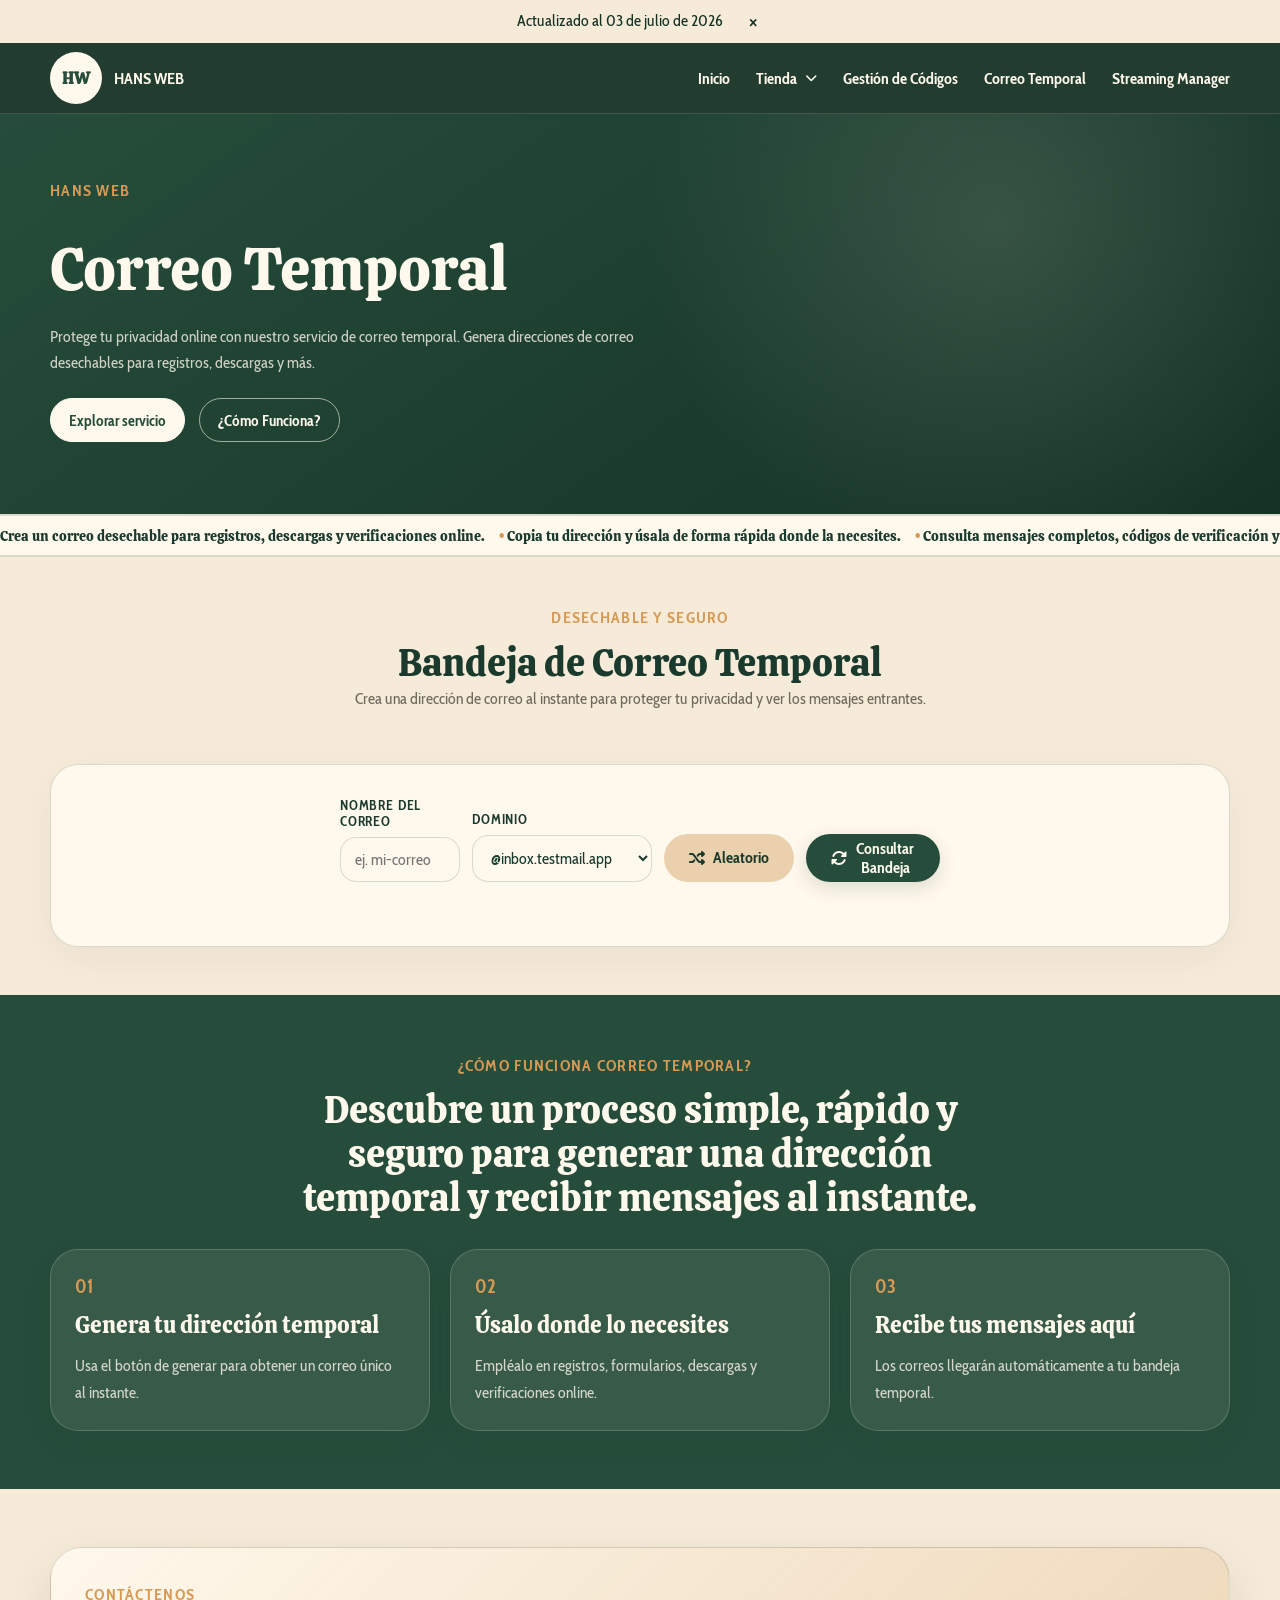
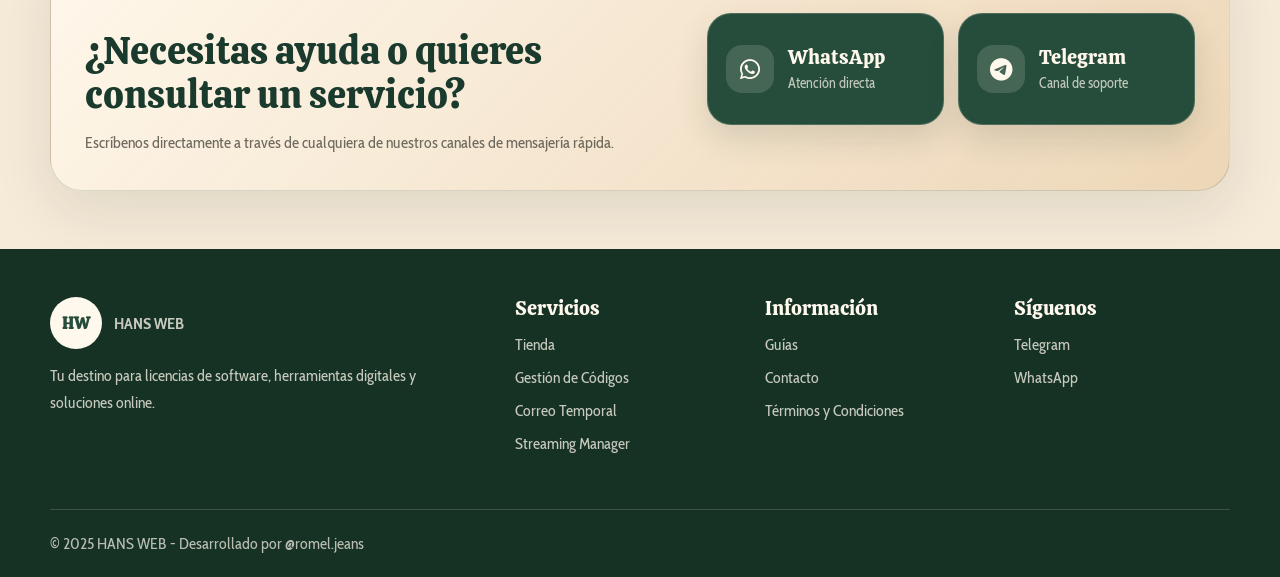
<file: correo-temporal.html>
<!doctype html>
<html lang="es">
<head>
  <meta charset="UTF-8" />
  <meta name="viewport" content="width=device-width, initial-scale=1.0" />
  <title>HANS WEB - Correo Temporal</title>
  <meta name="description" content="Tu destino para licencias de software, herramientas digitales y soluciones online." />
  <link rel="preconnect" href="https://fonts.googleapis.com" />
  <link rel="preconnect" href="https://fonts.gstatic.com" crossorigin />
  <link href="https://fonts.googleapis.com/css2?family=Cabin+Condensed:wght@400;600;700&family=Calistoga&display=swap" rel="stylesheet" />
  <link rel="stylesheet" href="https://cdnjs.cloudflare.com/ajax/libs/font-awesome/6.4.0/css/all.min.css">
  <link rel="stylesheet" href="css/styles.css?v=2.0" />
  <link rel="stylesheet" href="css/inbox.css?v=2.0" />
</head>
<body>
  <div class="topbar" data-alert>
    <p>Actualizado al 03 de julio de 2026</p>
    <button class="topbar__close" type="button" aria-label="Cerrar aviso" data-alert-close>×</button>
  </div>

  <header class="site-header">
    <div class="container nav">
      <a class="brand" href="index.html" aria-label="HANS WEB inicio">
        <span class="brand__mark">HW</span>
        <span class="brand__text">HANS WEB</span>
      </a>

      <button class="nav__toggle" type="button" aria-label="Abrir menú" aria-expanded="false" data-menu-toggle>
        <span></span><span></span><span></span>
      </button>

      <nav class="nav__menu" data-menu>
        <a href="index.html">Inicio</a>
        <div class="nav__dropdown">
          <a href="tienda.html" class="nav__dropdown-toggle">Tienda <i class="fas fa-chevron-down" style="font-size: 0.75rem; margin-left: 2px;"></i></a>
          <div class="nav__dropdown-menu">
            <a href="tienda/windowsoffice.html">Windows y Office</a>
            <a href="tienda/programas.html">Programas</a>
            <a href="tienda/streaming.html">Streaming</a>
          </div>
        </div>
        <a href="gestion-codigos.html">Gestión de Códigos</a>
        <a href="correo-temporal.html">Correo Temporal</a>
        <a href="https://manager.hansrj.me/">Streaming Manager</a>
      </nav>
    </div>
  </header>

  <main id="inicio">
    <section class="hero section hero--green">
      <div class="container hero__grid">
        <div class="hero__content">
          <p class="eyebrow">HANS WEB</p>
          <h1> Correo Temporal</h1>
          <p class="hero__text">Protege tu privacidad online con nuestro servicio de correo temporal. Genera direcciones de correo desechables para registros, descargas y más.</p>
          <div class="button-group">
            <a class="button button--primary" href="#product-categories">Explorar servicio</a>
            <a class="button button--secondary" href="#funciona">¿Cómo Funciona?</a>
          </div>
        </div>
      </div>
    </section>

    <section class="ticker" aria-label="Categorías">
<div class="ticker">
  <div class="ticker__track">
    <div class="ticker__group">
      <span>Crea un correo desechable para registros, descargas y verificaciones online.</span>
      <span>Copia tu dirección y úsala de forma rápida donde la necesites.</span>
      <span>Consulta mensajes completos, códigos de verificación y notificaciones automáticamente.</span>
    </div>
    <div class="ticker__group" aria-hidden="true">
      <span>Generar dirección temporal</span>
      <span>Copiar correo temporal</span>
      <span>Ver mensajes recibidos</span>
    </div>
  </div>
</div>
    </section>

        <section class="product-categories" id="product-categories" style="background: var(--bg); padding: 48px 0;">
                  <div class="container section__content">
        <div class="section-heading section-heading--center">
          <p class="eyebrow">Acceso principal</p>
          <h2>Generar correo temporal</h2>
          <p>Crea una dirección desechable al instante para registros, descargas y verificaciones.</p>
        </div>
            <div class="container">
                <div class="featured-services">
                    <!-- Windows y Office -->
                    <a class="feature-panel" href="Tienda/windowsoffice.html" aria-label="Ver categoría Windows y Office">
                        <div class="feature-panel__copy">
                            <p class="eyebrow">Licencias originales</p>
                            <h3>Windows y Office</h3>
                            <p>Suscripciones de Office 365, claves Retail de Windows 11/10 Pro y herramientas de activación directa.</p>
                            <span class="button button--primary">Explorar Licencias</span>
                        </div>
                        <div class="feature-panel__visual">
                            <span class="bubble bubble--top">Windows 11</span>
                            <span class="bubble bubble--right">Office 2021</span>
                            <div class="feature-panel__icon"><i class="fab fa-windows"></i></div>
                            <span class="bubble bubble--bottom">Retail Key</span>
                            <span class="bubble bubble--bottom-right">Garantía</span>
                        </div>
                    </a>

                    <!-- Programas -->
                    <a class="feature-panel" href="Tienda/programas.html" aria-label="Ver categoría Programas">
                        <div class="feature-panel__copy">
                            <p class="eyebrow">Herramientas profesionales</p>
                            <h3>Programas</h3>
                            <p>Software especializado, suites educativas, utilidades de diseño y licencias premium de productividad.</p>
                            <span class="button button--primary">Explorar Programas</span>
                        </div>
                        <div class="feature-panel__visual">
                            <span class="bubble bubble--top">Canva Pro</span>
                            <span class="bubble bubble--right">Autodesk</span>
                            <div class="feature-panel__icon"><i class="fas fa-code"></i></div>
                            <span class="bubble bubble--bottom">Adobe Suite</span>
                            <span class="bubble bubble--bottom-right">Educativo</span>
                        </div>
                    </a>

                    <!-- Streaming -->
                    <a class="feature-panel" href="Tienda/streaming.html" aria-label="Ver categoría Streaming">
                        <div class="feature-panel__copy">
                            <p class="eyebrow">Entretenimiento</p>
                            <h3>Streaming</h3>
                            <p>Cuentas completas o perfiles personales de Netflix, Disney+, Prime Video y servicios de música premium.</p>
                            <span class="button button--primary">Explorar Streaming</span>
                        </div>
                        <div class="feature-panel__visual">
                            <span class="bubble bubble--top">Netflix</span>
                            <span class="bubble bubble--right">Disney+</span>
                            <div class="feature-panel__icon"><i class="fas fa-play-circle"></i></div>
                            <span class="bubble bubble--bottom">Prime Video</span>
                            <span class="bubble bubble--bottom-right">Estable</span>
                        </div>
                    </a>
                </div>
            </div>
        </section>

    <section class="section section--filled" id="funciona">
      <div class="container section__content">
        <div class="section-heading section-heading--center section-heading--light">
          <p class="eyebrow">¿Cómo funciona Correo Temporal?</p>
          <h2>Descubre un proceso simple, rápido y seguro para generar una dirección temporal y recibir mensajes al instante.</h2>
        </div>

        <div class="steps-grid">
          <article class="step-card">
            <span>01</span>
            <h3>Genera tu dirección temporal</h3>
            <p>Usa el botón de generar para obtener un correo único al instante.</p>
          </article>
          <article class="step-card">
            <span>02</span>
            <h3>Úsalo donde lo necesites</h3>
            <p>Empléalo en registros, formularios, descargas y verificaciones online.</p>
          </article>
          <article class="step-card">
            <span>03</span>
            <h3>Recibe tus mensajes aquí</h3>
            <p>Los correos llegarán automáticamente a tu bandeja temporal.</p>
          </article>
        </div>
      </div>
    </section>

    <section class="section contact-section" id="contacto">
      <div class="container contact-panel">
        <div class="contact-panel__text">
          <p class="eyebrow">Contáctenos</p>
          <h2>¿Necesitas ayuda o quieres consultar un servicio?</h2>
          <p>Escríbenos directamente a través de cualquiera de nuestros canales de mensajería rápida.</p>
        </div>
        <div class="contact-actions" aria-label="Canales de contacto">
          <a class="contact-button contact-button--whatsapp" href="https://wa.me/51965485348" target="_blank" rel="noreferrer">
            <span class="contact-button__icon"><i class="fab fa-whatsapp"></i></span>
            <span>
              <strong>WhatsApp</strong>
              <small>Atención directa</small>
            </span>
          </a>
          <a class="contact-button contact-button--telegram" href="https://t.me/hans_hns" target="_blank" rel="noreferrer">
            <span class="contact-button__icon"><i class="fab fa-telegram-plane"></i></span>
            <span>
              <strong>Telegram</strong>
              <small>Canal de soporte</small>
            </span>
          </a>
        </div>
      </div>
    </section>
  </main>

  <footer class="footer">
    <div class="container footer__grid">
      <div>
        <a class="brand brand--footer" href="#inicio">
          <span class="brand__mark">HW</span>
          <span class="brand__text">HANS WEB</span>
        </a>
        <p>Tu destino para licencias de software, herramientas digitales y soluciones online.</p>
      </div>
      <div>
        <h3>Servicios</h3>
        <a href="tienda.html">Tienda</a>
        <a href="gestion-codigos.html">Gestión de Códigos</a>
        <a href="correo-temporal.html">Correo Temporal</a>
        <a href="https://manager.hansrj.me/">Streaming Manager</a>
      </div>
      <div>
        <h3>Información</h3>
        <a href="#">Guías</a>
        <a href="#contacto">Contacto</a>
        <a href="#">Términos y Condiciones</a>
      </div>
      <div>
        <h3>Síguenos</h3>
        <a href="https://t.me/hans_hns" target="_blank" rel="noreferrer">Telegram</a>
        <a href="https://wa.me/51965485348" target="_blank" rel="noreferrer">WhatsApp</a>
      </div>
    </div>
    <div class="container footer__bottom">© 2025 HANS WEB - Desarrollado por @romel.jeans</div>
  </footer>

  <script src="js/main.js?v=2.0"></script>
  <script src="js/inbox.js?v=2.0"></script>
</body>
</html>
</file>
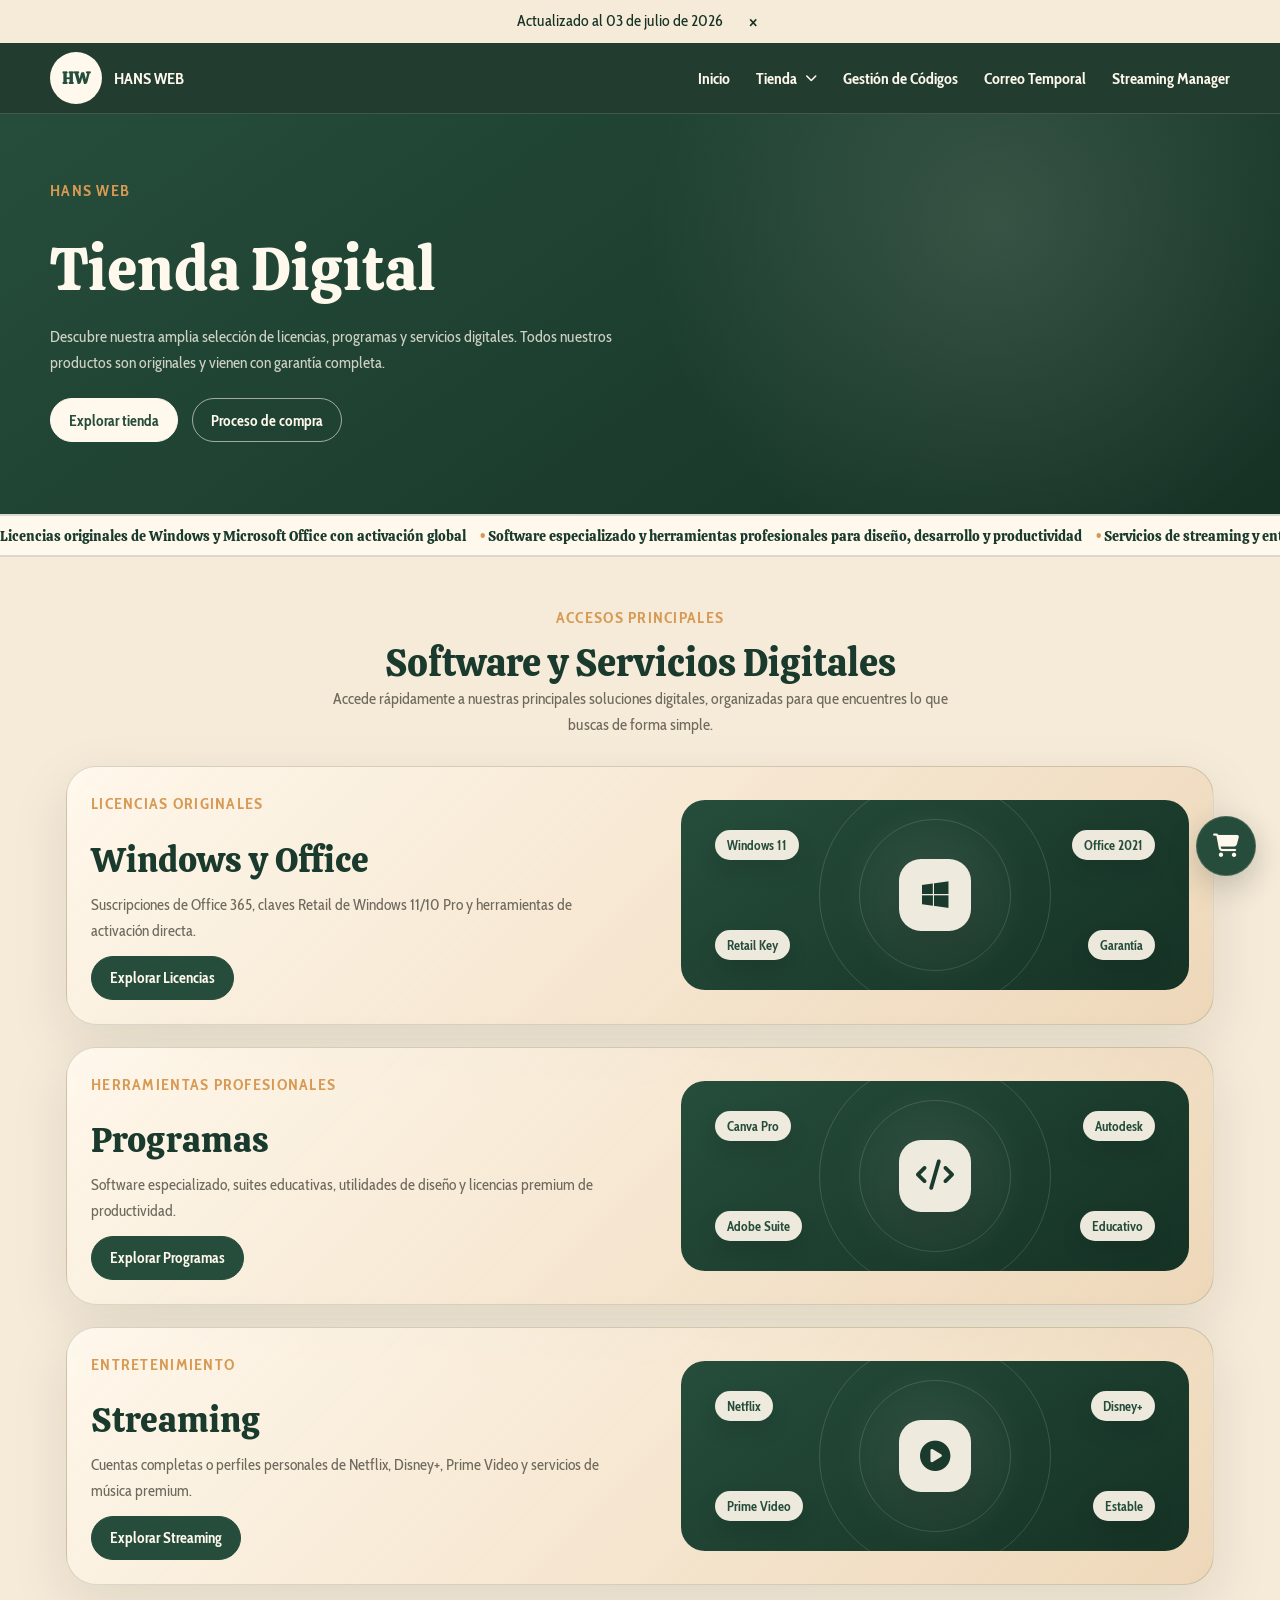
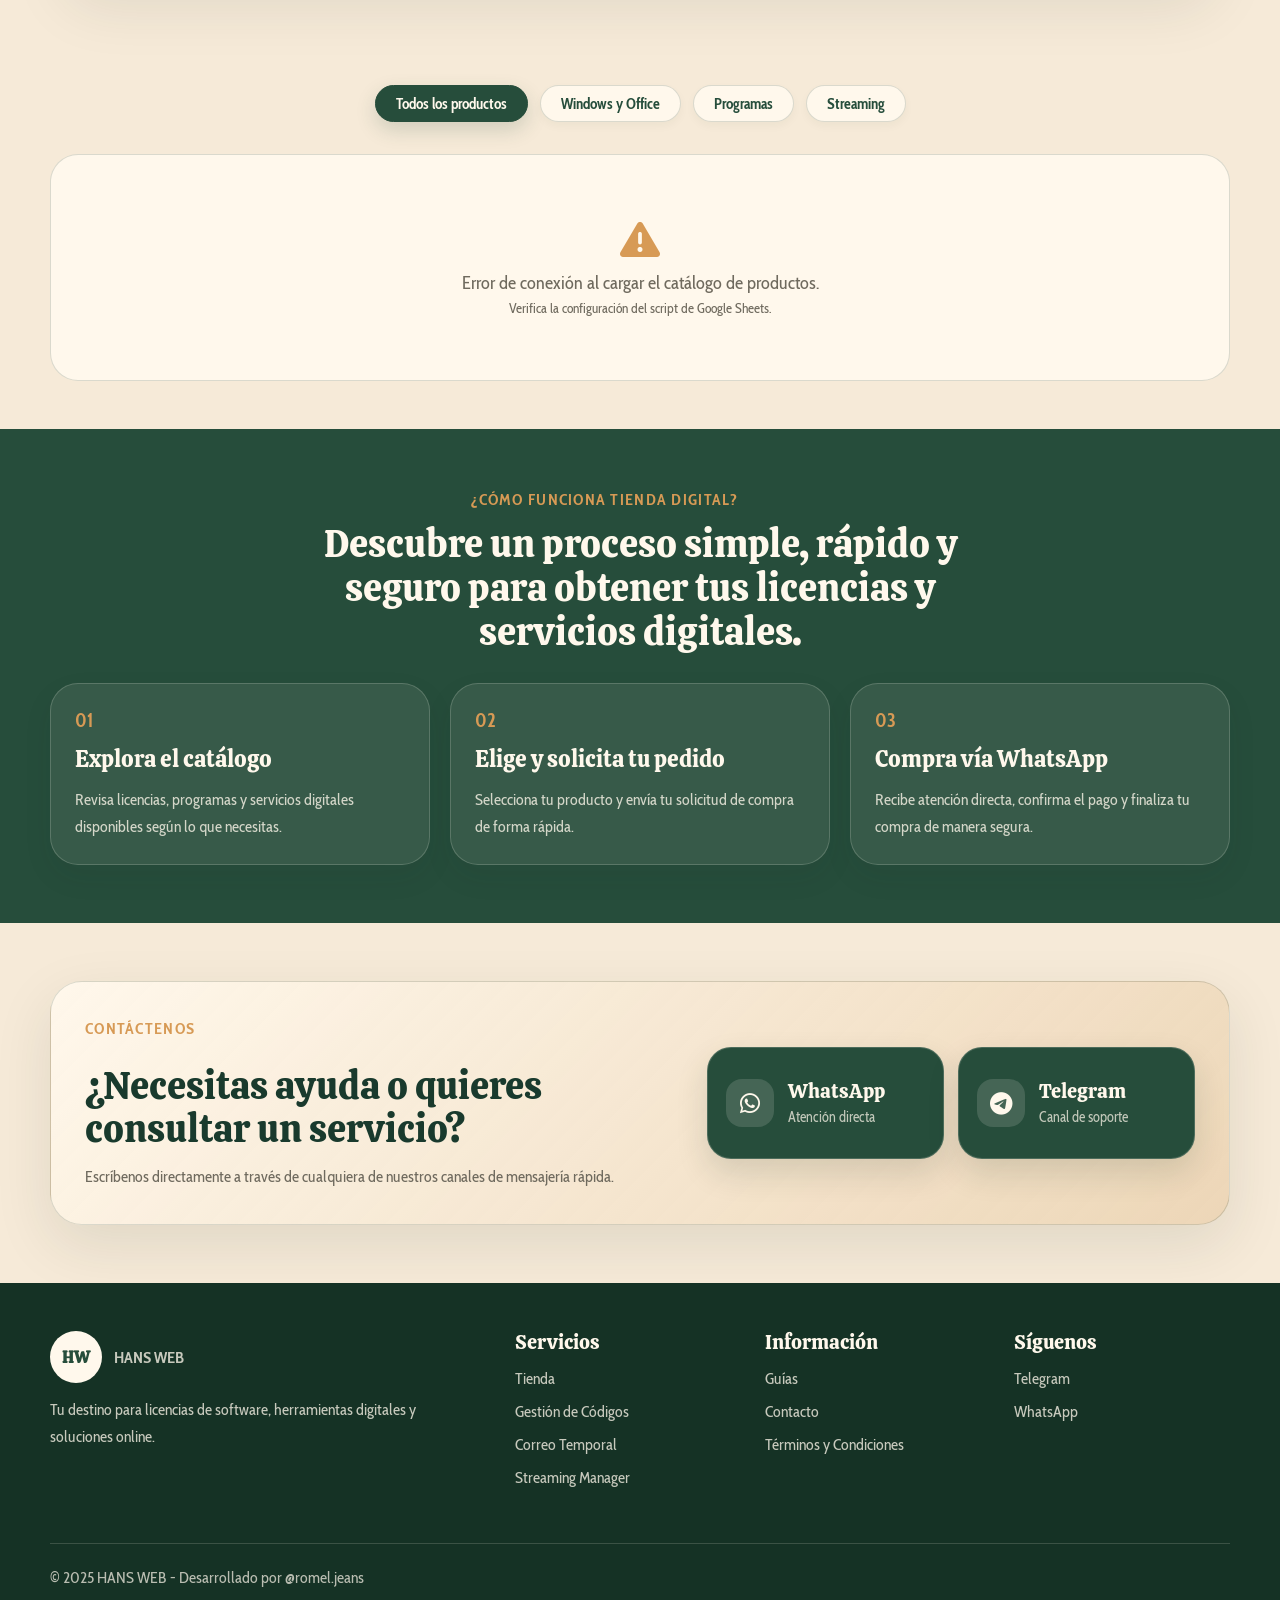
<file: tienda.html>
<!doctype html>
<html lang="es">
<head>
  <meta charset="UTF-8" />
  <meta name="viewport" content="width=device-width, initial-scale=1.0" />
  <title>HANS WEB - Tienda Digital</title>
  <meta name="description" content="Tu destino para licencias de software, herramientas digitales y soluciones online." />
  <link rel="preconnect" href="https://fonts.googleapis.com" />
  <link rel="preconnect" href="https://fonts.gstatic.com" crossorigin />
  <link href="https://fonts.googleapis.com/css2?family=Cabin+Condensed:wght@400;600;700&family=Calistoga&display=swap" rel="stylesheet" />
  <link rel="stylesheet" href="https://cdnjs.cloudflare.com/ajax/libs/font-awesome/6.4.0/css/all.min.css">
  <link rel="stylesheet" href="css/styles.css?v=2.0" />
  <link rel="stylesheet" href="css/store.css?v=2.0" />
</head>
<body>
  <div class="topbar" data-alert>
    <p>Actualizado al 03 de julio de 2026</p>
    <button class="topbar__close" type="button" aria-label="Cerrar aviso" data-alert-close>×</button>
  </div>

  <header class="site-header">
    <div class="container nav">
      <a class="brand" href="index.html" aria-label="HANS WEB inicio">
        <span class="brand__mark">HW</span>
        <span class="brand__text">HANS WEB</span>
      </a>

      <button class="nav__toggle" type="button" aria-label="Abrir menú" aria-expanded="false" data-menu-toggle>
        <span></span><span></span><span></span>
      </button>

      <nav class="nav__menu" data-menu>
        <a href="index.html">Inicio</a>
        <div class="nav__dropdown">
          <a href="tienda.html" class="nav__dropdown-toggle">Tienda <i class="fas fa-chevron-down" style="font-size: 0.75rem; margin-left: 2px;"></i></a>
          <div class="nav__dropdown-menu">
            <a href="tienda/windowsoffice.html">Windows y Office</a>
            <a href="tienda/programas.html">Programas</a>
            <a href="tienda/streaming.html">Streaming</a>
          </div>
        </div>
        <a href="gestion-codigos.html">Gestión de Códigos</a>
        <a href="correo-temporal.html">Correo Temporal</a>
        <a href="https://manager.hansrj.me/">Streaming Manager</a>
      </nav>
    </div>
  </header>

  <main id="inicio">
    <section class="hero section hero--green">
      <div class="container hero__grid">
        <div class="hero__content">
          <p class="eyebrow">HANS WEB</p>
          <h1>Tienda Digital</h1>
          <p class="hero__text">Descubre nuestra amplia selección de licencias, programas y servicios digitales. Todos nuestros productos son originales y vienen con garantía completa.</p>
          <div class="button-group">
            <a class="button button--primary" href="#product-categories">Explorar tienda</a>
            <a class="button button--secondary" href="#funciona">Proceso de compra</a>
          </div>
        </div>
      </div>
    </section>

    <section class="ticker" aria-label="Categorías">
<div class="ticker">
  <div class="ticker__track">
    <div class="ticker__group">
      <span>Licencias originales de Windows y Microsoft Office con activación global</span>
      <span>Software especializado y herramientas profesionales para diseño, desarrollo y productividad</span>
      <span>Servicios de streaming y entretenimiento digital para disfrutar del mejor contenido</span>
    </div>
    <div class="ticker__group" aria-hidden="true">
      <span>Licencias originales de Windows y Microsoft Office con activación global</span>
      <span>Software especializado y herramientas profesionales para diseño, desarrollo y productividad</span>
      <span>Servicios de streaming y entretenimiento digital para disfrutar del mejor contenido</span>
    </div>
  </div>
</div>
    </section>

        <section class="product-categories" id="product-categories" style="background: var(--bg); padding: 48px 0;">
                  <div class="container section__content">
        <div class="section-heading section-heading--center">
          <p class="eyebrow">Accesos principales</p>
          <h2>Software y Servicios Digitales</h2>
          <p>Accede rápidamente a nuestras principales soluciones digitales, organizadas para que encuentres lo que buscas de forma simple.</p>
        </div>
            <div class="container">
                <div class="featured-services">
                    <!-- Windows y Office -->
                    <a class="feature-panel" href="tienda/windowsoffice.html" aria-label="Ver categoría Windows y Office">
                        <div class="feature-panel__copy">
                            <p class="eyebrow">Licencias originales</p>
                            <h3>Windows y Office</h3>
                            <p>Suscripciones de Office 365, claves Retail de Windows 11/10 Pro y herramientas de activación directa.</p>
                            <span class="button button--primary">Explorar Licencias</span>
                        </div>
                        <div class="feature-panel__visual">
                            <span class="bubble bubble--top">Windows 11</span>
                            <span class="bubble bubble--right">Office 2021</span>
                            <div class="feature-panel__icon"><i class="fab fa-windows"></i></div>
                            <span class="bubble bubble--bottom">Retail Key</span>
                            <span class="bubble bubble--bottom-right">Garantía</span>
                        </div>
                    </a>

                    <!-- Programas -->
                    <a class="feature-panel" href="tienda/programas.html" aria-label="Ver categoría Programas">
                        <div class="feature-panel__copy">
                            <p class="eyebrow">Herramientas profesionales</p>
                            <h3>Programas</h3>
                            <p>Software especializado, suites educativas, utilidades de diseño y licencias premium de productividad.</p>
                            <span class="button button--primary">Explorar Programas</span>
                        </div>
                        <div class="feature-panel__visual">
                            <span class="bubble bubble--top">Canva Pro</span>
                            <span class="bubble bubble--right">Autodesk</span>
                            <div class="feature-panel__icon"><i class="fas fa-code"></i></div>
                            <span class="bubble bubble--bottom">Adobe Suite</span>
                            <span class="bubble bubble--bottom-right">Educativo</span>
                        </div>
                    </a>

                    <!-- Streaming -->
                    <a class="feature-panel" href="tienda/streaming.html" aria-label="Ver categoría Streaming">
                        <div class="feature-panel__copy">
                            <p class="eyebrow">Entretenimiento</p>
                            <h3>Streaming</h3>
                            <p>Cuentas completas o perfiles personales de Netflix, Disney+, Prime Video y servicios de música premium.</p>
                            <span class="button button--primary">Explorar Streaming</span>
                        </div>
                        <div class="feature-panel__visual">
                            <span class="bubble bubble--top">Netflix</span>
                            <span class="bubble bubble--right">Disney+</span>
                            <div class="feature-panel__icon"><i class="fas fa-play-circle"></i></div>
                            <span class="bubble bubble--bottom">Prime Video</span>
                            <span class="bubble bubble--bottom-right">Estable</span>
                        </div>
                    </a>
                </div>
            </div>
        </section>

    <section class="section section--filled" id="funciona">
      <div class="container section__content">
        <div class="section-heading section-heading--center section-heading--light">
          <p class="eyebrow">¿Cómo funciona Tienda Digital?</p>
          <h2>Descubre un proceso simple, rápido y seguro para obtener tus licencias y servicios digitales.

</h2>
        </div>

        <div class="steps-grid">
          <article class="step-card">
            <span>01</span>
            <h3>Explora el catálogo</h3>
            <p>Revisa licencias, programas y servicios digitales disponibles según lo que necesitas.</p>
          </article>
          <article class="step-card">
            <span>02</span>
            <h3>Elige y solicita tu pedido</h3>
            <p>Selecciona tu producto y envía tu solicitud de compra de forma rápida.</p>
          </article>
          <article class="step-card">
            <span>03</span>
            <h3>Compra vía WhatsApp</h3>
            <p>Recibe atención directa, confirma el pago y finaliza tu compra de manera segura.</p>
          </article>
        </div>
      </div>
    </section>

    <section class="section contact-section" id="contacto">
      <div class="container contact-panel">
        <div class="contact-panel__text">
          <p class="eyebrow">Contáctenos</p>
          <h2>¿Necesitas ayuda o quieres consultar un servicio?</h2>
          <p>Escríbenos directamente a través de cualquiera de nuestros canales de mensajería rápida.</p>
        </div>
        <div class="contact-actions" aria-label="Canales de contacto">
          <a class="contact-button contact-button--whatsapp" href="https://wa.me/51965485348" target="_blank" rel="noreferrer">
            <span class="contact-button__icon"><i class="fab fa-whatsapp"></i></span>
            <span>
              <strong>WhatsApp</strong>
              <small>Atención directa</small>
            </span>
          </a>
          <a class="contact-button contact-button--telegram" href="https://t.me/hans_hns" target="_blank" rel="noreferrer">
            <span class="contact-button__icon"><i class="fab fa-telegram-plane"></i></span>
            <span>
              <strong>Telegram</strong>
              <small>Canal de soporte</small>
            </span>
          </a>
        </div>
      </div>
    </section>
  </main>

  <footer class="footer">
    <div class="container footer__grid">
      <div>
        <a class="brand brand--footer" href="#inicio">
          <span class="brand__mark">HW</span>
          <span class="brand__text">HANS WEB</span>
        </a>
        <p>Tu destino para licencias de software, herramientas digitales y soluciones online.</p>
      </div>
      <div>
        <h3>Servicios</h3>
        <a href="tienda.html">Tienda</a>
        <a href="gestion-codigos.html">Gestión de Códigos</a>
        <a href="correo-temporal.html">Correo Temporal</a>
        <a href="https://manager.hansrj.me/">Streaming Manager</a>
      </div>
      <div>
        <h3>Información</h3>
        <a href="#">Guías</a>
        <a href="#contacto">Contacto</a>
        <a href="#">Términos y Condiciones</a>
      </div>
      <div>
        <h3>Síguenos</h3>
        <a href="https://t.me/hans_hns" target="_blank" rel="noreferrer">Telegram</a>
        <a href="https://wa.me/51965485348" target="_blank" rel="noreferrer">WhatsApp</a>
      </div>
    </div>
    <div class="container footer__bottom">© 2025 HANS WEB - Desarrollado por @romel.jeans</div>
  </footer>

  <script src="js/main.js?v=2.0"></script>
  <script src="js/store.js?v=2.0"></script>
</body>
</html>
</file>
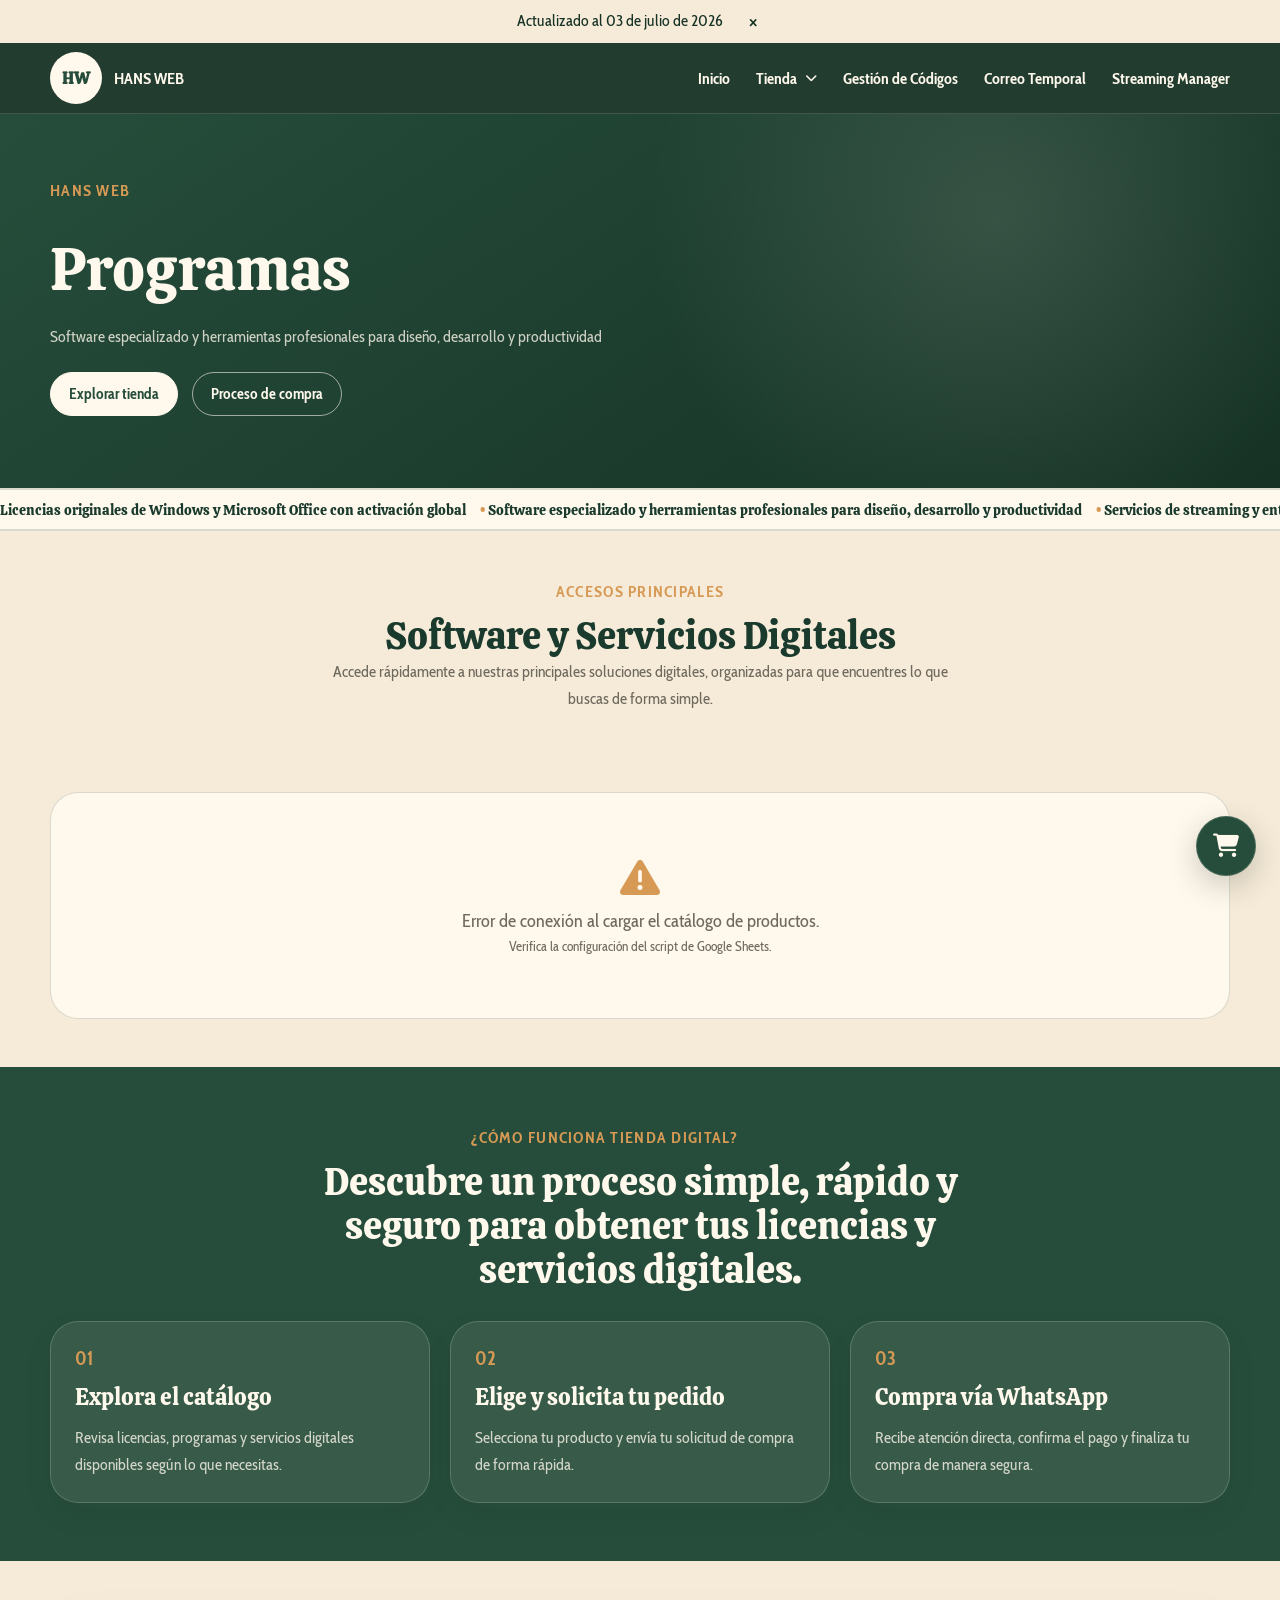
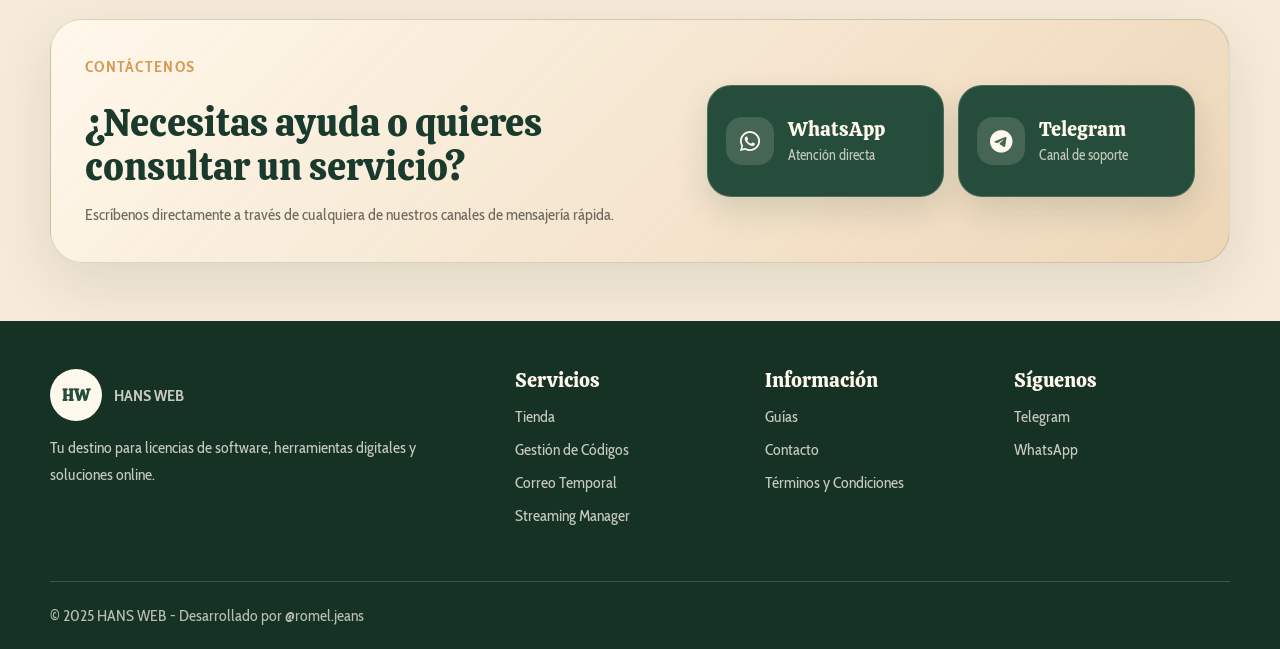
<file: tienda/programas.html>
<!doctype html>
<html lang="es">
<head>
  <meta charset="UTF-8" />
  <meta name="viewport" content="width=device-width, initial-scale=1.0" />
  <title>HANS WEB - Programas</title>
  <meta name="description" content="Tu destino para licencias de software, herramientas digitales y soluciones online." />
  <link rel="preconnect" href="https://fonts.googleapis.com" />
  <link rel="preconnect" href="https://fonts.gstatic.com" crossorigin />
  <link href="https://fonts.googleapis.com/css2?family=Cabin+Condensed:wght@400;600;700&family=Calistoga&display=swap" rel="stylesheet" />
  <link rel="stylesheet" href="https://cdnjs.cloudflare.com/ajax/libs/font-awesome/6.4.0/css/all.min.css">
  <link rel="stylesheet" href="../css/styles.css?v=2.0" />
  <link rel="stylesheet" href="../css/store.css?v=2.0" />
</head>
<body>
  <div class="topbar" data-alert>
    <p>Actualizado al 03 de julio de 2026</p>
    <button class="topbar__close" type="button" aria-label="Cerrar aviso" data-alert-close>×</button>
  </div>

  <header class="site-header">
    <div class="container nav">
      <a class="brand" href="../index.html" aria-label="HANS WEB inicio">
        <span class="brand__mark">HW</span>
        <span class="brand__text">HANS WEB</span>
      </a>

      <button class="nav__toggle" type="button" aria-label="Abrir menú" aria-expanded="false" data-menu-toggle>
        <span></span><span></span><span></span>
      </button>

      <nav class="nav__menu" data-menu>
        <a href="../index.html">Inicio</a>
        <div class="nav__dropdown">
          <a href="../tienda.html" class="nav__dropdown-toggle">Tienda <i class="fas fa-chevron-down" style="font-size: 0.75rem; margin-left: 2px;"></i></a>
          <div class="nav__dropdown-menu">
            <a href="windowsoffice.html">Windows y Office</a>
            <a href="programas.html">Programas</a>
            <a href="streaming.html">Streaming</a>
          </div>
        </div>
        <a href="../gestion-codigos.html">Gestión de Códigos</a>
        <a href="../correo-temporal.html">Correo Temporal</a>
        <a href="https://manager.hansrj.me/">Streaming Manager</a>
      </nav>
    </div>
  </header>

  <main id="inicio">
    <section class="hero section hero--green">
      <div class="container hero__grid">
        <div class="hero__content">
          <p class="eyebrow">HANS WEB</p>
          <h1>Programas</h1>
          <p class="hero__text">Software especializado y herramientas profesionales para diseño, desarrollo y productividad</p>
          <div class="button-group">
            <a class="button button--primary" href="#product-categories">Explorar tienda</a>
            <a class="button button--secondary" href="#funciona">Proceso de compra</a>
          </div>
        </div>
      </div>
    </section>

    <section class="ticker" aria-label="Categorías">
<div class="ticker">
  <div class="ticker__track">
    <div class="ticker__group">
      <span>Licencias originales de Windows y Microsoft Office con activación global</span>
      <span>Software especializado y herramientas profesionales para diseño, desarrollo y productividad</span>
      <span>Servicios de streaming y entretenimiento digital para disfrutar del mejor contenido</span>
    </div>
    <div class="ticker__group" aria-hidden="true">
      <span>Licencias originales de Windows y Microsoft Office con activación global</span>
      <span>Software especializado y herramientas profesionales para diseño, desarrollo y productividad</span>
      <span>Servicios de streaming y entretenimiento digital para disfrutar del mejor contenido</span>
    </div>
  </div>
</div>
    </section>

        <section class="product-categories" id="product-categories" style="background: var(--bg); padding: 48px 0;">
                  <div class="container section__content">
        <div class="section-heading section-heading--center">
          <p class="eyebrow">Accesos principales</p>
          <h2>Software y Servicios Digitales</h2>
          <p>Accede rápidamente a nuestras principales soluciones digitales, organizadas para que encuentres lo que buscas de forma simple.</p>
        </div>
            <div class="container">
                <div class="featured-services">
                    <!-- Windows y Office -->
                    <a class="feature-panel" href="../tienda/windowsoffice.html" aria-label="Ver categoría Windows y Office">
                        <div class="feature-panel__copy">
                            <p class="eyebrow">Licencias originales</p>
                            <h3>Windows y Office</h3>
                            <p>Suscripciones de Office 365, claves Retail de Windows 11/10 Pro y herramientas de activación directa.</p>
                            <span class="button button--primary">Explorar Licencias</span>
                        </div>
                        <div class="feature-panel__visual">
                            <span class="bubble bubble--top">Windows 11</span>
                            <span class="bubble bubble--right">Office 2021</span>
                            <div class="feature-panel__icon"><i class="fab fa-windows"></i></div>
                            <span class="bubble bubble--bottom">Retail Key</span>
                            <span class="bubble bubble--bottom-right">Garantía</span>
                        </div>
                    </a>

                    <!-- Programas -->
                    <a class="feature-panel" href="../tienda/programas.html" aria-label="Ver categoría Programas">
                        <div class="feature-panel__copy">
                            <p class="eyebrow">Herramientas profesionales</p>
                            <h3>Programas</h3>
                            <p>Software especializado, suites educativas, utilidades de diseño y licencias premium de productividad.</p>
                            <span class="button button--primary">Explorar Programas</span>
                        </div>
                        <div class="feature-panel__visual">
                            <span class="bubble bubble--top">Canva Pro</span>
                            <span class="bubble bubble--right">Autodesk</span>
                            <div class="feature-panel__icon"><i class="fas fa-code"></i></div>
                            <span class="bubble bubble--bottom">Adobe Suite</span>
                            <span class="bubble bubble--bottom-right">Educativo</span>
                        </div>
                    </a>

                    <!-- Streaming -->
                    <a class="feature-panel" href="../tienda/streaming.html" aria-label="Ver categoría Streaming">
                        <div class="feature-panel__copy">
                            <p class="eyebrow">Entretenimiento</p>
                            <h3>Streaming</h3>
                            <p>Cuentas completas o perfiles personales de Netflix, Disney+, Prime Video y servicios de música premium.</p>
                            <span class="button button--primary">Explorar Streaming</span>
                        </div>
                        <div class="feature-panel__visual">
                            <span class="bubble bubble--top">Netflix</span>
                            <span class="bubble bubble--right">Disney+</span>
                            <div class="feature-panel__icon"><i class="fas fa-play-circle"></i></div>
                            <span class="bubble bubble--bottom">Prime Video</span>
                            <span class="bubble bubble--bottom-right">Estable</span>
                        </div>
                    </a>
                </div>
            </div>
        </section>

    <section class="section section--filled" id="funciona">
      <div class="container section__content">
        <div class="section-heading section-heading--center section-heading--light">
          <p class="eyebrow">¿Cómo funciona Tienda Digital?</p>
          <h2>Descubre un proceso simple, rápido y seguro para obtener tus licencias y servicios digitales.

</h2>
        </div>

        <div class="steps-grid">
          <article class="step-card">
            <span>01</span>
            <h3>Explora el catálogo</h3>
            <p>Revisa licencias, programas y servicios digitales disponibles según lo que necesitas.</p>
          </article>
          <article class="step-card">
            <span>02</span>
            <h3>Elige y solicita tu pedido</h3>
            <p>Selecciona tu producto y envía tu solicitud de compra de forma rápida.</p>
          </article>
          <article class="step-card">
            <span>03</span>
            <h3>Compra vía WhatsApp</h3>
            <p>Recibe atención directa, confirma el pago y finaliza tu compra de manera segura.</p>
          </article>
        </div>
      </div>
    </section>

    <section class="section contact-section" id="contacto">
      <div class="container contact-panel">
        <div class="contact-panel__text">
          <p class="eyebrow">Contáctenos</p>
          <h2>¿Necesitas ayuda o quieres consultar un servicio?</h2>
          <p>Escríbenos directamente a través de cualquiera de nuestros canales de mensajería rápida.</p>
        </div>
        <div class="contact-actions" aria-label="Canales de contacto">
          <a class="contact-button contact-button--whatsapp" href="https://wa.me/51965485348" target="_blank" rel="noreferrer">
            <span class="contact-button__icon"><i class="fab fa-whatsapp"></i></span>
            <span>
              <strong>WhatsApp</strong>
              <small>Atención directa</small>
            </span>
          </a>
          <a class="contact-button contact-button--telegram" href="https://t.me/hans_hns" target="_blank" rel="noreferrer">
            <span class="contact-button__icon"><i class="fab fa-telegram-plane"></i></span>
            <span>
              <strong>Telegram</strong>
              <small>Canal de soporte</small>
            </span>
          </a>
        </div>
      </div>
    </section>
  </main>

  <footer class="footer">
    <div class="container footer__grid">
      <div>
        <a class="brand brand--footer" href="#inicio">
          <span class="brand__mark">HW</span>
          <span class="brand__text">HANS WEB</span>
        </a>
        <p>Tu destino para licencias de software, herramientas digitales y soluciones online.</p>
      </div>
      <div>
        <h3>Servicios</h3>
        <a href="../tienda.html">Tienda</a>
        <a href="../gestion-codigos.html">Gestión de Códigos</a>
        <a href="../correo-temporal.html">Correo Temporal</a>
        <a href="https://manager.hansrj.me/">Streaming Manager</a>
      </div>
      <div>
        <h3>Información</h3>
        <a href="#">Guías</a>
        <a href="#contacto">Contacto</a>
        <a href="#">Términos y Condiciones</a>
      </div>
      <div>
        <h3>Síguenos</h3>
        <a href="https://t.me/hans_hns" target="_blank" rel="noreferrer">Telegram</a>
        <a href="https://wa.me/51965485348" target="_blank" rel="noreferrer">WhatsApp</a>
      </div>
    </div>
    <div class="container footer__bottom">© 2025 HANS WEB - Desarrollado por @romel.jeans</div>
  </footer>

  <script src="../js/main.js?v=2.0"></script>
  <script src="../js/store.js?v=2.0"></script>
</body>
</html>
</file>
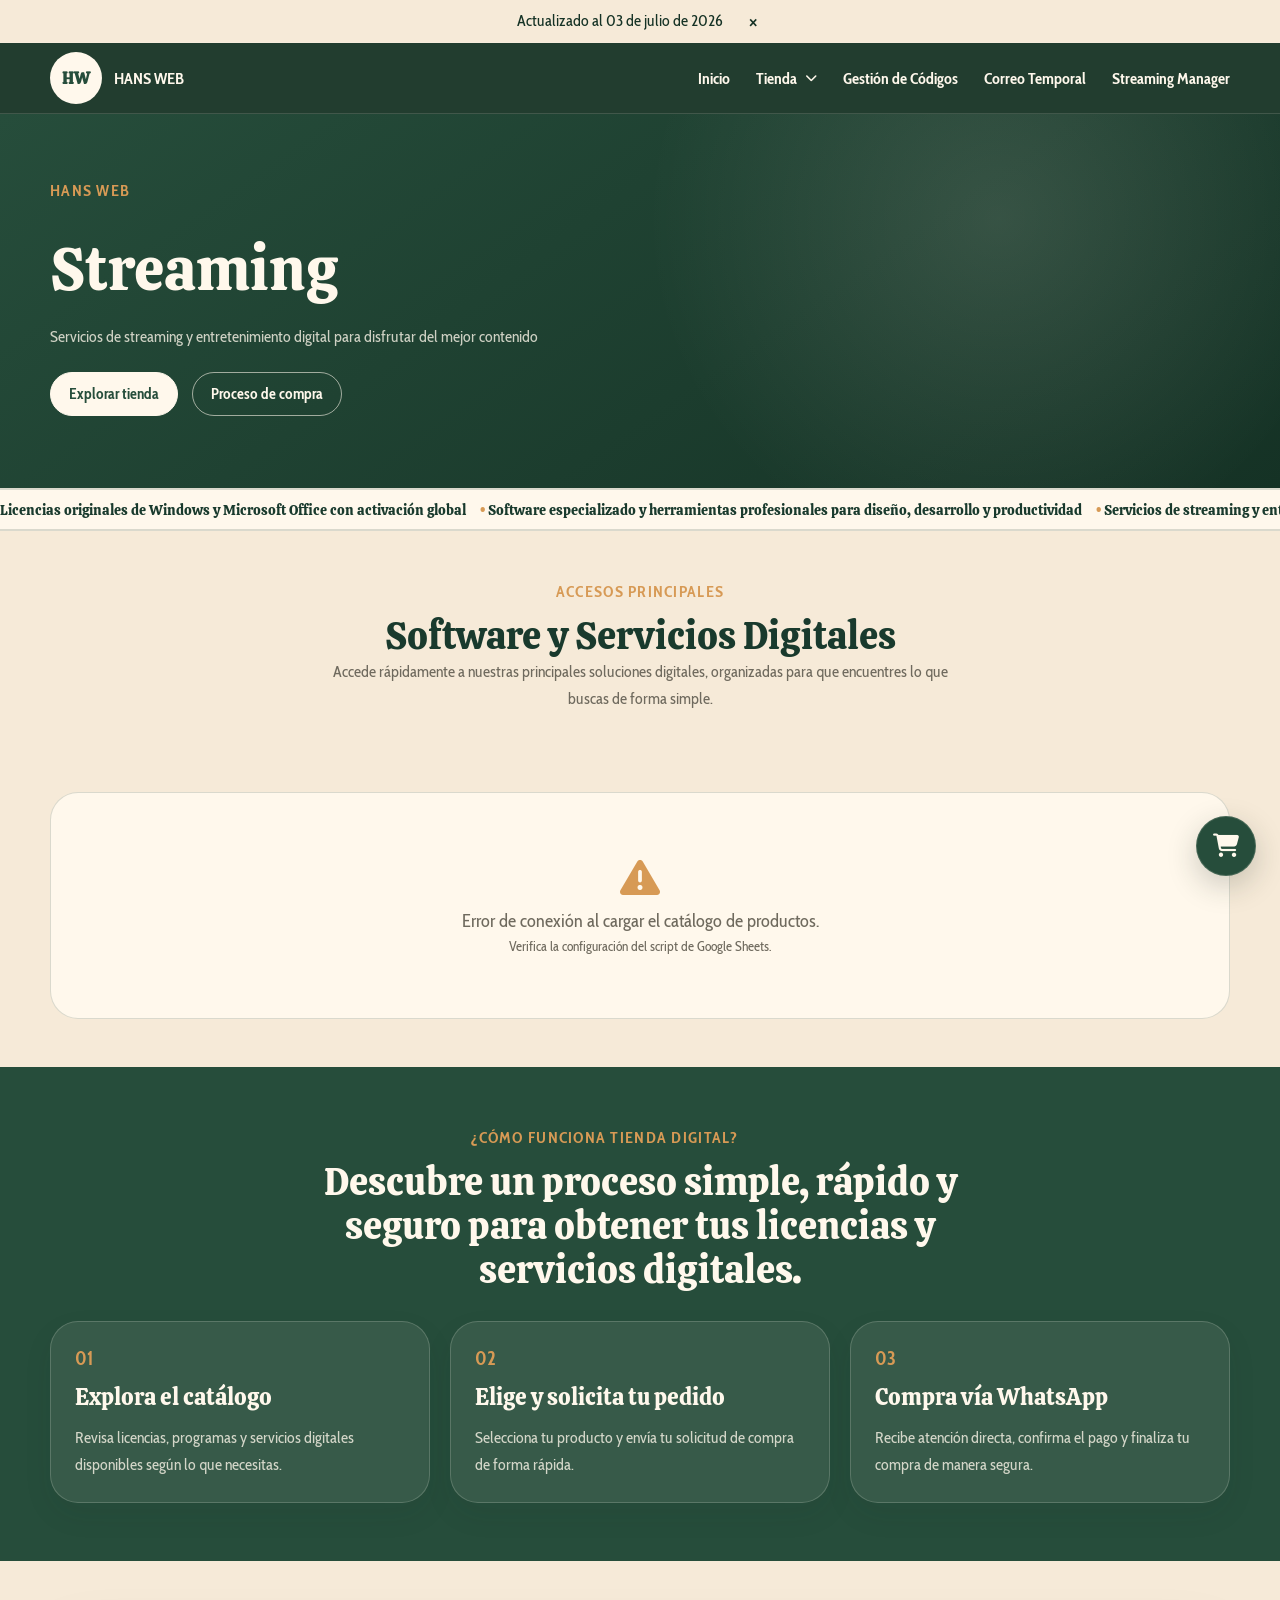
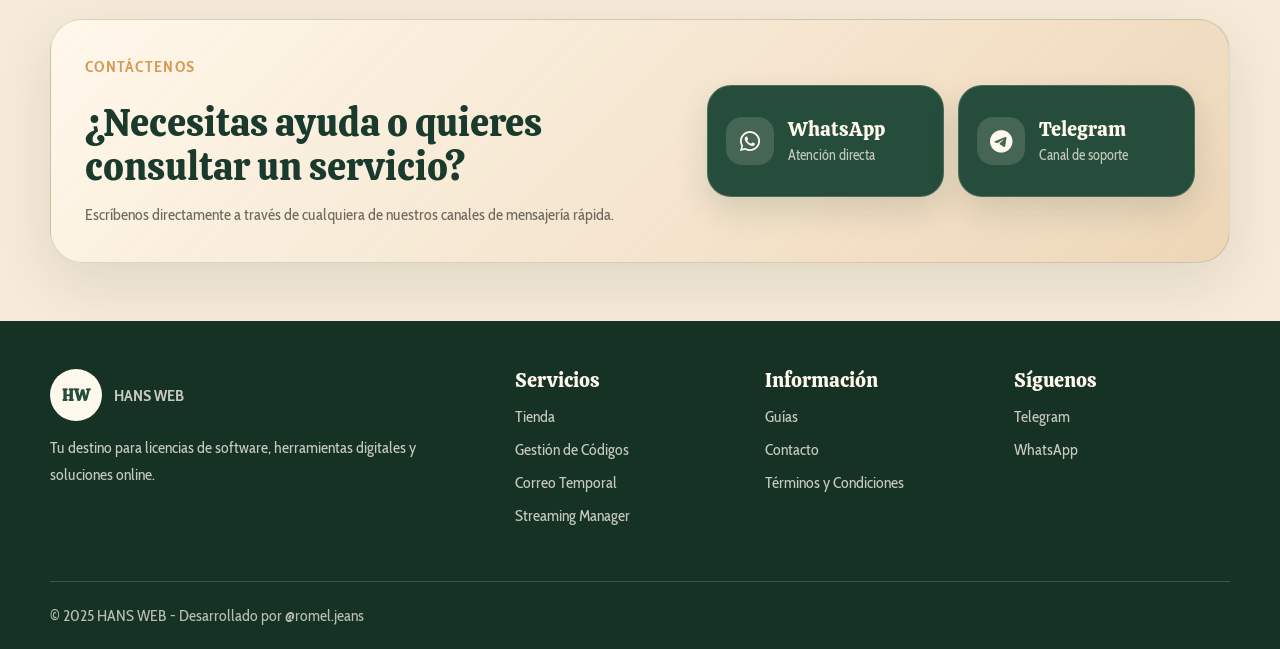
<file: tienda/streaming.html>
<!doctype html>
<html lang="es">
<head>
  <meta charset="UTF-8" />
  <meta name="viewport" content="width=device-width, initial-scale=1.0" />
  <title>HANS WEB - Streaming</title>
  <meta name="description" content="Tu destino para licencias de software, herramientas digitales y soluciones online." />
  <link rel="preconnect" href="https://fonts.googleapis.com" />
  <link rel="preconnect" href="https://fonts.gstatic.com" crossorigin />
  <link href="https://fonts.googleapis.com/css2?family=Cabin+Condensed:wght@400;600;700&family=Calistoga&display=swap" rel="stylesheet" />
  <link rel="stylesheet" href="https://cdnjs.cloudflare.com/ajax/libs/font-awesome/6.4.0/css/all.min.css">
  <link rel="stylesheet" href="../css/styles.css?v=2.0" />
  <link rel="stylesheet" href="../css/store.css?v=2.0" />
</head>
<body>
  <div class="topbar" data-alert>
    <p>Actualizado al 03 de julio de 2026</p>
    <button class="topbar__close" type="button" aria-label="Cerrar aviso" data-alert-close>×</button>
  </div>

  <header class="site-header">
    <div class="container nav">
      <a class="brand" href="../index.html" aria-label="HANS WEB inicio">
        <span class="brand__mark">HW</span>
        <span class="brand__text">HANS WEB</span>
      </a>

      <button class="nav__toggle" type="button" aria-label="Abrir menú" aria-expanded="false" data-menu-toggle>
        <span></span><span></span><span></span>
      </button>

      <nav class="nav__menu" data-menu>
        <a href="../index.html">Inicio</a>
        <div class="nav__dropdown">
          <a href="../tienda.html" class="nav__dropdown-toggle">Tienda <i class="fas fa-chevron-down" style="font-size: 0.75rem; margin-left: 2px;"></i></a>
          <div class="nav__dropdown-menu">
            <a href="windowsoffice.html">Windows y Office</a>
            <a href="programas.html">Programas</a>
            <a href="streaming.html">Streaming</a>
          </div>
        </div>
        <a href="../gestion-codigos.html">Gestión de Códigos</a>
        <a href="../correo-temporal.html">Correo Temporal</a>
        <a href="https://manager.hansrj.me/">Streaming Manager</a>
      </nav>
    </div>
  </header>

  <main id="inicio">
    <section class="hero section hero--green">
      <div class="container hero__grid">
        <div class="hero__content">
          <p class="eyebrow">HANS WEB</p>
          <h1>Streaming</h1>
          <p class="hero__text">Servicios de streaming y entretenimiento digital para disfrutar del mejor contenido</p>
          <div class="button-group">
            <a class="button button--primary" href="#product-categories">Explorar tienda</a>
            <a class="button button--secondary" href="#funciona">Proceso de compra</a>
          </div>
        </div>
      </div>
    </section>

    <section class="ticker" aria-label="Categorías">
<div class="ticker">
  <div class="ticker__track">
    <div class="ticker__group">
      <span>Licencias originales de Windows y Microsoft Office con activación global</span>
      <span>Software especializado y herramientas profesionales para diseño, desarrollo y productividad</span>
      <span>Servicios de streaming y entretenimiento digital para disfrutar del mejor contenido</span>
    </div>
    <div class="ticker__group" aria-hidden="true">
      <span>Licencias originales de Windows y Microsoft Office con activación global</span>
      <span>Software especializado y herramientas profesionales para diseño, desarrollo y productividad</span>
      <span>Servicios de streaming y entretenimiento digital para disfrutar del mejor contenido</span>
    </div>
  </div>
</div>
    </section>

        <section class="product-categories" id="product-categories" style="background: var(--bg); padding: 48px 0;">
                  <div class="container section__content">
        <div class="section-heading section-heading--center">
          <p class="eyebrow">Accesos principales</p>
          <h2>Software y Servicios Digitales</h2>
          <p>Accede rápidamente a nuestras principales soluciones digitales, organizadas para que encuentres lo que buscas de forma simple.</p>
        </div>
            <div class="container">
                <div class="featured-services">
                    <!-- Windows y Office -->
                    <a class="feature-panel" href="../tienda/windowsoffice.html" aria-label="Ver categoría Windows y Office">
                        <div class="feature-panel__copy">
                            <p class="eyebrow">Licencias originales</p>
                            <h3>Windows y Office</h3>
                            <p>Suscripciones de Office 365, claves Retail de Windows 11/10 Pro y herramientas de activación directa.</p>
                            <span class="button button--primary">Explorar Licencias</span>
                        </div>
                        <div class="feature-panel__visual">
                            <span class="bubble bubble--top">Windows 11</span>
                            <span class="bubble bubble--right">Office 2021</span>
                            <div class="feature-panel__icon"><i class="fab fa-windows"></i></div>
                            <span class="bubble bubble--bottom">Retail Key</span>
                            <span class="bubble bubble--bottom-right">Garantía</span>
                        </div>
                    </a>

                    <!-- Programas -->
                    <a class="feature-panel" href="../tienda/programas.html" aria-label="Ver categoría Programas">
                        <div class="feature-panel__copy">
                            <p class="eyebrow">Herramientas profesionales</p>
                            <h3>Programas</h3>
                            <p>Software especializado, suites educativas, utilidades de diseño y licencias premium de productividad.</p>
                            <span class="button button--primary">Explorar Programas</span>
                        </div>
                        <div class="feature-panel__visual">
                            <span class="bubble bubble--top">Canva Pro</span>
                            <span class="bubble bubble--right">Autodesk</span>
                            <div class="feature-panel__icon"><i class="fas fa-code"></i></div>
                            <span class="bubble bubble--bottom">Adobe Suite</span>
                            <span class="bubble bubble--bottom-right">Educativo</span>
                        </div>
                    </a>

                    <!-- Streaming -->
                    <a class="feature-panel" href="../tienda/streaming.html" aria-label="Ver categoría Streaming">
                        <div class="feature-panel__copy">
                            <p class="eyebrow">Entretenimiento</p>
                            <h3>Streaming</h3>
                            <p>Cuentas completas o perfiles personales de Netflix, Disney+, Prime Video y servicios de música premium.</p>
                            <span class="button button--primary">Explorar Streaming</span>
                        </div>
                        <div class="feature-panel__visual">
                            <span class="bubble bubble--top">Netflix</span>
                            <span class="bubble bubble--right">Disney+</span>
                            <div class="feature-panel__icon"><i class="fas fa-play-circle"></i></div>
                            <span class="bubble bubble--bottom">Prime Video</span>
                            <span class="bubble bubble--bottom-right">Estable</span>
                        </div>
                    </a>
                </div>
            </div>
        </section>

    <section class="section section--filled" id="funciona">
      <div class="container section__content">
        <div class="section-heading section-heading--center section-heading--light">
          <p class="eyebrow">¿Cómo funciona Tienda Digital?</p>
          <h2>Descubre un proceso simple, rápido y seguro para obtener tus licencias y servicios digitales.

</h2>
        </div>

        <div class="steps-grid">
          <article class="step-card">
            <span>01</span>
            <h3>Explora el catálogo</h3>
            <p>Revisa licencias, programas y servicios digitales disponibles según lo que necesitas.</p>
          </article>
          <article class="step-card">
            <span>02</span>
            <h3>Elige y solicita tu pedido</h3>
            <p>Selecciona tu producto y envía tu solicitud de compra de forma rápida.</p>
          </article>
          <article class="step-card">
            <span>03</span>
            <h3>Compra vía WhatsApp</h3>
            <p>Recibe atención directa, confirma el pago y finaliza tu compra de manera segura.</p>
          </article>
        </div>
      </div>
    </section>

    <section class="section contact-section" id="contacto">
      <div class="container contact-panel">
        <div class="contact-panel__text">
          <p class="eyebrow">Contáctenos</p>
          <h2>¿Necesitas ayuda o quieres consultar un servicio?</h2>
          <p>Escríbenos directamente a través de cualquiera de nuestros canales de mensajería rápida.</p>
        </div>
        <div class="contact-actions" aria-label="Canales de contacto">
          <a class="contact-button contact-button--whatsapp" href="https://wa.me/51965485348" target="_blank" rel="noreferrer">
            <span class="contact-button__icon"><i class="fab fa-whatsapp"></i></span>
            <span>
              <strong>WhatsApp</strong>
              <small>Atención directa</small>
            </span>
          </a>
          <a class="contact-button contact-button--telegram" href="https://t.me/hans_hns" target="_blank" rel="noreferrer">
            <span class="contact-button__icon"><i class="fab fa-telegram-plane"></i></span>
            <span>
              <strong>Telegram</strong>
              <small>Canal de soporte</small>
            </span>
          </a>
        </div>
      </div>
    </section>
  </main>

  <footer class="footer">
    <div class="container footer__grid">
      <div>
        <a class="brand brand--footer" href="#inicio">
          <span class="brand__mark">HW</span>
          <span class="brand__text">HANS WEB</span>
        </a>
        <p>Tu destino para licencias de software, herramientas digitales y soluciones online.</p>
      </div>
      <div>
        <h3>Servicios</h3>
        <a href="../tienda.html">Tienda</a>
        <a href="../gestion-codigos.html">Gestión de Códigos</a>
        <a href="../correo-temporal.html">Correo Temporal</a>
        <a href="https://manager.hansrj.me/">Streaming Manager</a>
      </div>
      <div>
        <h3>Información</h3>
        <a href="#">Guías</a>
        <a href="#contacto">Contacto</a>
        <a href="#">Términos y Condiciones</a>
      </div>
      <div>
        <h3>Síguenos</h3>
        <a href="https://t.me/hans_hns" target="_blank" rel="noreferrer">Telegram</a>
        <a href="https://wa.me/51965485348" target="_blank" rel="noreferrer">WhatsApp</a>
      </div>
    </div>
    <div class="container footer__bottom">© 2025 HANS WEB - Desarrollado por @romel.jeans</div>
  </footer>

  <script src="../js/main.js?v=2.0"></script>
  <script src="../js/store.js?v=2.0"></script>
</body>
</html>
</file>
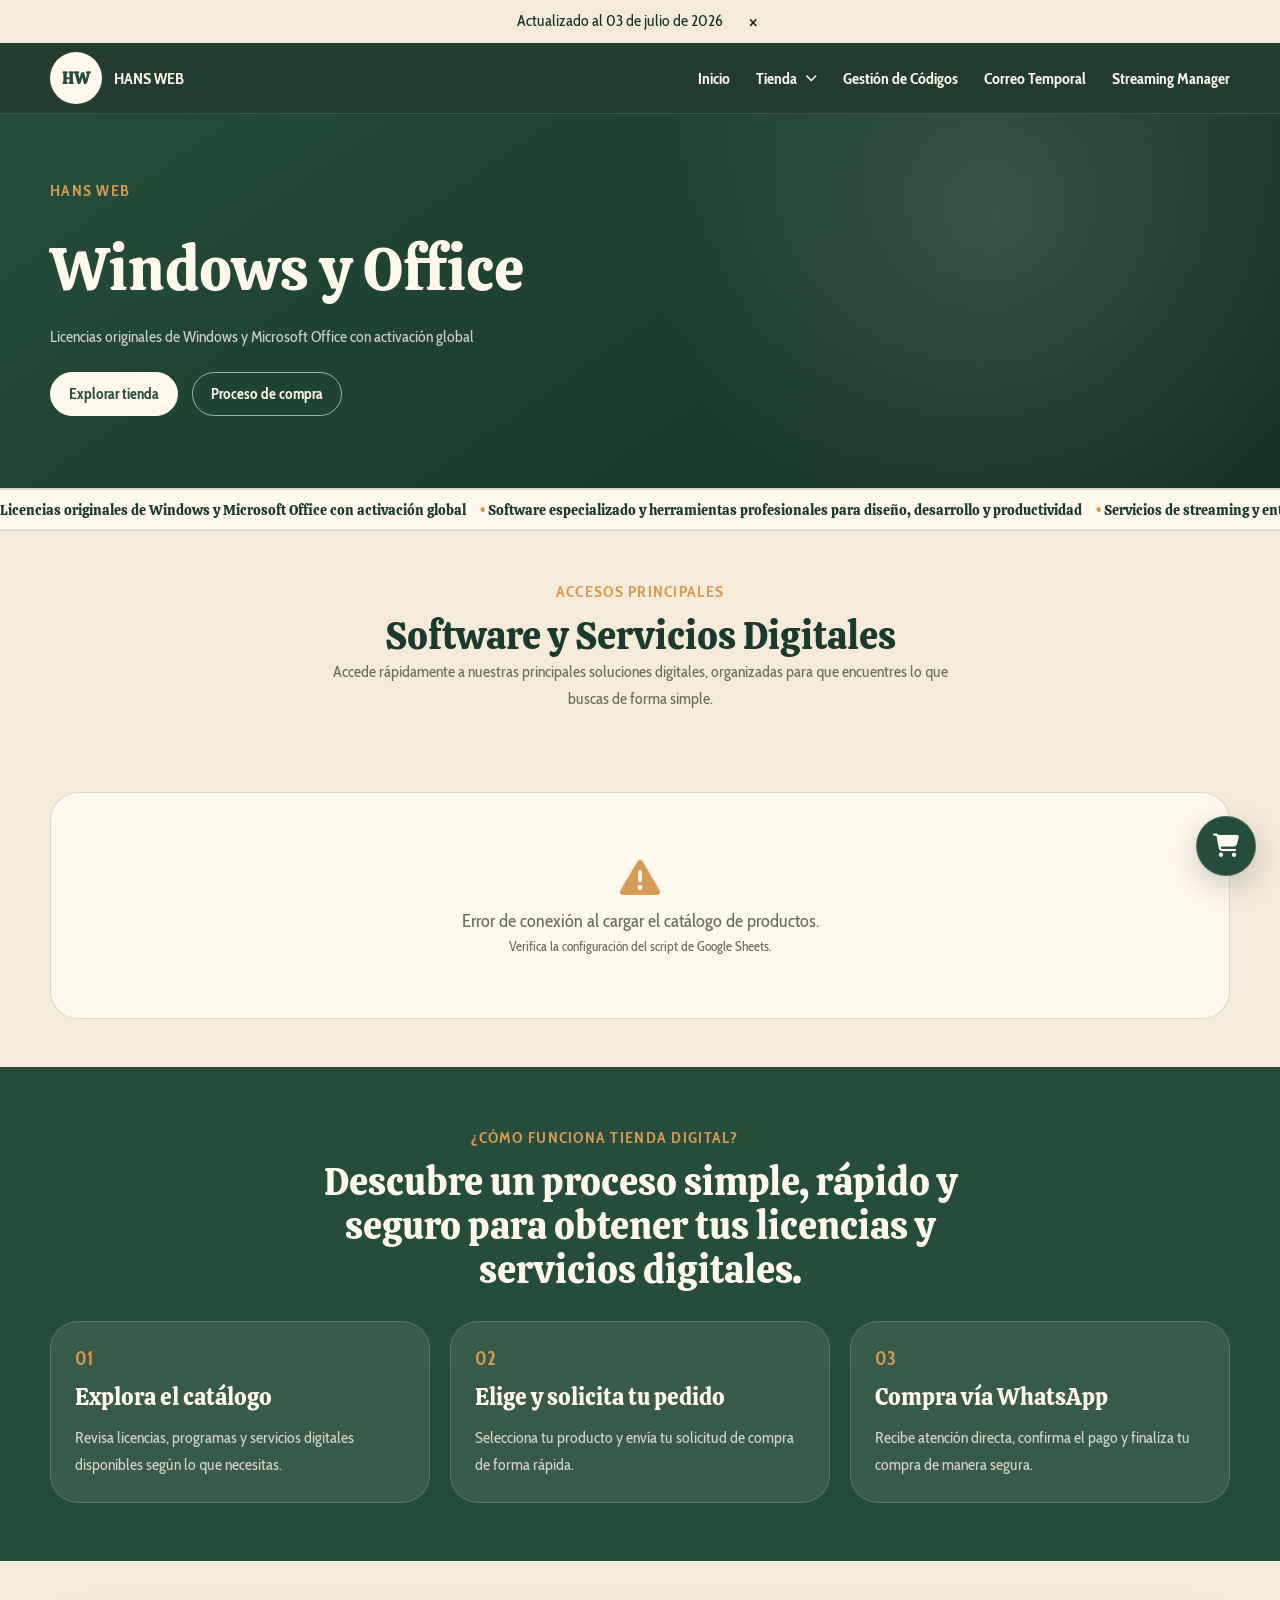
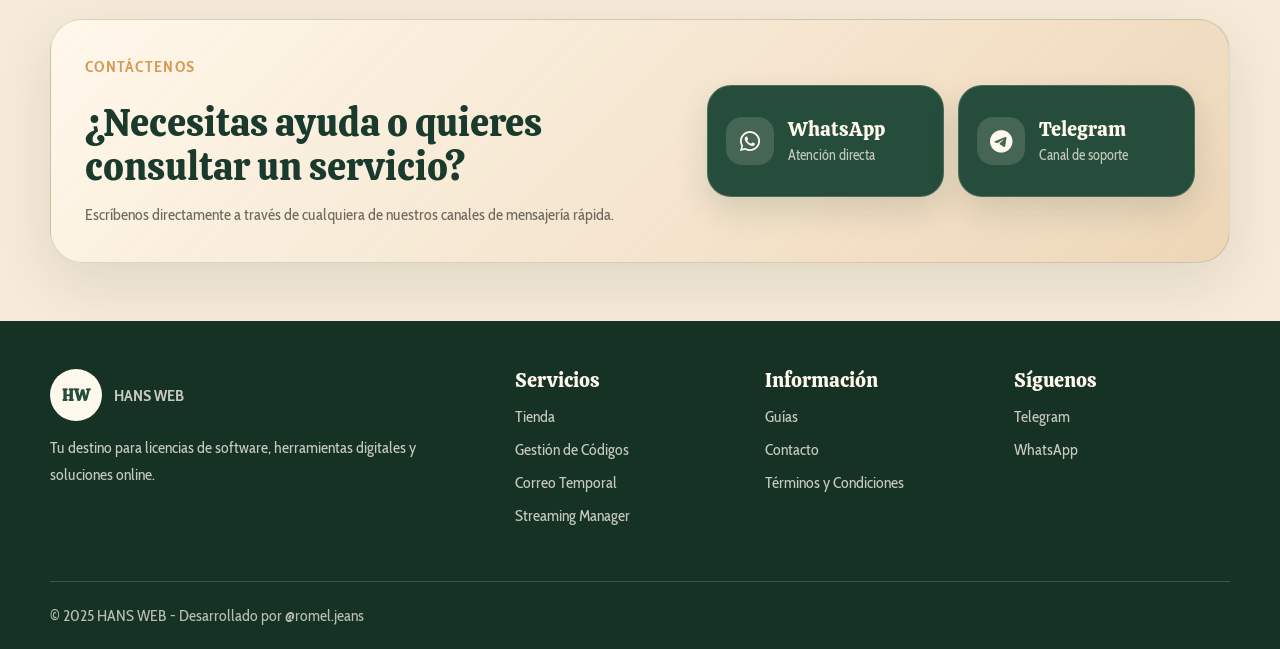
<file: tienda/windowsoffice.html>
<!doctype html>
<html lang="es">
<head>
  <meta charset="UTF-8" />
  <meta name="viewport" content="width=device-width, initial-scale=1.0" />
  <title>HANS WEB - Windows y Office</title>
  <meta name="description" content="Tu destino para licencias de software, herramientas digitales y soluciones online." />
  <link rel="preconnect" href="https://fonts.googleapis.com" />
  <link rel="preconnect" href="https://fonts.gstatic.com" crossorigin />
  <link href="https://fonts.googleapis.com/css2?family=Cabin+Condensed:wght@400;600;700&family=Calistoga&display=swap" rel="stylesheet" />
  <link rel="stylesheet" href="https://cdnjs.cloudflare.com/ajax/libs/font-awesome/6.4.0/css/all.min.css">
  <link rel="stylesheet" href="../css/styles.css?v=2.0" />
  <link rel="stylesheet" href="../css/store.css?v=2.0" />
</head>
<body>
  <div class="topbar" data-alert>
    <p>Actualizado al 03 de julio de 2026</p>
    <button class="topbar__close" type="button" aria-label="Cerrar aviso" data-alert-close>×</button>
  </div>

  <header class="site-header">
    <div class="container nav">
      <a class="brand" href="../index.html" aria-label="HANS WEB inicio">
        <span class="brand__mark">HW</span>
        <span class="brand__text">HANS WEB</span>
      </a>

      <button class="nav__toggle" type="button" aria-label="Abrir menú" aria-expanded="false" data-menu-toggle>
        <span></span><span></span><span></span>
      </button>

      <nav class="nav__menu" data-menu>
        <a href="../index.html">Inicio</a>
        <div class="nav__dropdown">
          <a href="../tienda.html" class="nav__dropdown-toggle">Tienda <i class="fas fa-chevron-down" style="font-size: 0.75rem; margin-left: 2px;"></i></a>
          <div class="nav__dropdown-menu">
            <a href="windowsoffice.html">Windows y Office</a>
            <a href="programas.html">Programas</a>
            <a href="streaming.html">Streaming</a>
          </div>
        </div>
        <a href="../gestion-codigos.html">Gestión de Códigos</a>
        <a href="../correo-temporal.html">Correo Temporal</a>
        <a href="https://manager.hansrj.me/">Streaming Manager</a>
      </nav>
    </div>
  </header>

  <main id="inicio">
    <section class="hero section hero--green">
      <div class="container hero__grid">
        <div class="hero__content">
          <p class="eyebrow">HANS WEB</p>
          <h1>Windows y Office</h1>
          <p class="hero__text">Licencias originales de Windows y Microsoft Office con activación global</p>
          <div class="button-group">
            <a class="button button--primary" href="#product-categories">Explorar tienda</a>
            <a class="button button--secondary" href="#funciona">Proceso de compra</a>
          </div>
        </div>
      </div>
    </section>

    <section class="ticker" aria-label="Categorías">
<div class="ticker">
  <div class="ticker__track">
    <div class="ticker__group">
      <span>Licencias originales de Windows y Microsoft Office con activación global</span>
      <span>Software especializado y herramientas profesionales para diseño, desarrollo y productividad</span>
      <span>Servicios de streaming y entretenimiento digital para disfrutar del mejor contenido</span>
    </div>
    <div class="ticker__group" aria-hidden="true">
      <span>Licencias originales de Windows y Microsoft Office con activación global</span>
      <span>Software especializado y herramientas profesionales para diseño, desarrollo y productividad</span>
      <span>Servicios de streaming y entretenimiento digital para disfrutar del mejor contenido</span>
    </div>
  </div>
</div>
    </section>

        <section class="product-categories" id="product-categories" style="background: var(--bg); padding: 48px 0;">
                  <div class="container section__content">
        <div class="section-heading section-heading--center">
          <p class="eyebrow">Accesos principales</p>
          <h2>Software y Servicios Digitales</h2>
          <p>Accede rápidamente a nuestras principales soluciones digitales, organizadas para que encuentres lo que buscas de forma simple.</p>
        </div>
            <div class="container">
                <div class="featured-services">
                    <!-- Windows y Office -->
                    <a class="feature-panel" href="../tienda/windowsoffice.html" aria-label="Ver categoría Windows y Office">
                        <div class="feature-panel__copy">
                            <p class="eyebrow">Licencias originales</p>
                            <h3>Windows y Office</h3>
                            <p>Suscripciones de Office 365, claves Retail de Windows 11/10 Pro y herramientas de activación directa.</p>
                            <span class="button button--primary">Explorar Licencias</span>
                        </div>
                        <div class="feature-panel__visual">
                            <span class="bubble bubble--top">Windows 11</span>
                            <span class="bubble bubble--right">Office 2021</span>
                            <div class="feature-panel__icon"><i class="fab fa-windows"></i></div>
                            <span class="bubble bubble--bottom">Retail Key</span>
                            <span class="bubble bubble--bottom-right">Garantía</span>
                        </div>
                    </a>

                    <!-- Programas -->
                    <a class="feature-panel" href="../tienda/programas.html" aria-label="Ver categoría Programas">
                        <div class="feature-panel__copy">
                            <p class="eyebrow">Herramientas profesionales</p>
                            <h3>Programas</h3>
                            <p>Software especializado, suites educativas, utilidades de diseño y licencias premium de productividad.</p>
                            <span class="button button--primary">Explorar Programas</span>
                        </div>
                        <div class="feature-panel__visual">
                            <span class="bubble bubble--top">Canva Pro</span>
                            <span class="bubble bubble--right">Autodesk</span>
                            <div class="feature-panel__icon"><i class="fas fa-code"></i></div>
                            <span class="bubble bubble--bottom">Adobe Suite</span>
                            <span class="bubble bubble--bottom-right">Educativo</span>
                        </div>
                    </a>

                    <!-- Streaming -->
                    <a class="feature-panel" href="../tienda/streaming.html" aria-label="Ver categoría Streaming">
                        <div class="feature-panel__copy">
                            <p class="eyebrow">Entretenimiento</p>
                            <h3>Streaming</h3>
                            <p>Cuentas completas o perfiles personales de Netflix, Disney+, Prime Video y servicios de música premium.</p>
                            <span class="button button--primary">Explorar Streaming</span>
                        </div>
                        <div class="feature-panel__visual">
                            <span class="bubble bubble--top">Netflix</span>
                            <span class="bubble bubble--right">Disney+</span>
                            <div class="feature-panel__icon"><i class="fas fa-play-circle"></i></div>
                            <span class="bubble bubble--bottom">Prime Video</span>
                            <span class="bubble bubble--bottom-right">Estable</span>
                        </div>
                    </a>
                </div>
            </div>
        </section>

    <section class="section section--filled" id="funciona">
      <div class="container section__content">
        <div class="section-heading section-heading--center section-heading--light">
          <p class="eyebrow">¿Cómo funciona Tienda Digital?</p>
          <h2>Descubre un proceso simple, rápido y seguro para obtener tus licencias y servicios digitales.

</h2>
        </div>

        <div class="steps-grid">
          <article class="step-card">
            <span>01</span>
            <h3>Explora el catálogo</h3>
            <p>Revisa licencias, programas y servicios digitales disponibles según lo que necesitas.</p>
          </article>
          <article class="step-card">
            <span>02</span>
            <h3>Elige y solicita tu pedido</h3>
            <p>Selecciona tu producto y envía tu solicitud de compra de forma rápida.</p>
          </article>
          <article class="step-card">
            <span>03</span>
            <h3>Compra vía WhatsApp</h3>
            <p>Recibe atención directa, confirma el pago y finaliza tu compra de manera segura.</p>
          </article>
        </div>
      </div>
    </section>

    <section class="section contact-section" id="contacto">
      <div class="container contact-panel">
        <div class="contact-panel__text">
          <p class="eyebrow">Contáctenos</p>
          <h2>¿Necesitas ayuda o quieres consultar un servicio?</h2>
          <p>Escríbenos directamente a través de cualquiera de nuestros canales de mensajería rápida.</p>
        </div>
        <div class="contact-actions" aria-label="Canales de contacto">
          <a class="contact-button contact-button--whatsapp" href="https://wa.me/51965485348" target="_blank" rel="noreferrer">
            <span class="contact-button__icon"><i class="fab fa-whatsapp"></i></span>
            <span>
              <strong>WhatsApp</strong>
              <small>Atención directa</small>
            </span>
          </a>
          <a class="contact-button contact-button--telegram" href="https://t.me/hans_hns" target="_blank" rel="noreferrer">
            <span class="contact-button__icon"><i class="fab fa-telegram-plane"></i></span>
            <span>
              <strong>Telegram</strong>
              <small>Canal de soporte</small>
            </span>
          </a>
        </div>
      </div>
    </section>
  </main>

  <footer class="footer">
    <div class="container footer__grid">
      <div>
        <a class="brand brand--footer" href="#inicio">
          <span class="brand__mark">HW</span>
          <span class="brand__text">HANS WEB</span>
        </a>
        <p>Tu destino para licencias de software, herramientas digitales y soluciones online.</p>
      </div>
      <div>
        <h3>Servicios</h3>
        <a href="../tienda.html">Tienda</a>
        <a href="../gestion-codigos.html">Gestión de Códigos</a>
        <a href="../correo-temporal.html">Correo Temporal</a>
        <a href="https://manager.hansrj.me/">Streaming Manager</a>
      </div>
      <div>
        <h3>Información</h3>
        <a href="#">Guías</a>
        <a href="#contacto">Contacto</a>
        <a href="#">Términos y Condiciones</a>
      </div>
      <div>
        <h3>Síguenos</h3>
        <a href="https://t.me/hans_hns" target="_blank" rel="noreferrer">Telegram</a>
        <a href="https://wa.me/51965485348" target="_blank" rel="noreferrer">WhatsApp</a>
      </div>
    </div>
    <div class="container footer__bottom">© 2025 HANS WEB - Desarrollado por @romel.jeans</div>
  </footer>

  <script src="../js/main.js?v=2.0"></script>
  <script src="../js/store.js?v=2.0"></script>
</body>
</html>
</file>
<file: css/styles.css>
:root {
  --bg: #f6ead8;
  --surface: #fff8ec;
  --surface-strong: #ead0ad;
  --text: #193a2d;
  --muted: #6f6a5e;
  --primary: #264d3b;
  --primary-dark: #153225;
  --accent: #d79a55;
  --border: rgba(25, 58, 45, 0.16);
  --radius: 28px;
  --container: 1180px;
  --shadow: 0 24px 70px rgba(31, 47, 36, 0.14);
}

* { box-sizing: border-box; }
html { scroll-behavior: smooth; }
body {
  margin: 0;
  font-family: "Cabin Condensed", system-ui, sans-serif;
  color: var(--text);
  background: var(--bg);
  -webkit-font-smoothing: antialiased;
}
a { color: inherit; text-decoration: none; }
img { max-width: 100%; display: block; }
button { font: inherit; }

.container { width: min(100% - 32px, var(--container)); margin-inline: auto; }
.section { padding: 58px 0; }
.section__content { display: grid; gap: 28px; }
.section-heading { max-width: 720px; }
.section-heading--center { text-align: center; margin-inline: auto; }
.section-heading--light { color: var(--surface); }
.eyebrow { margin: 0 0 10px; text-transform: uppercase; letter-spacing: .08em; font-weight: 700; color: var(--accent); }
h1, h2, h3 { font-family: "Calistoga", Georgia, serif; font-weight: 400; line-height: .98; margin: 0; }
h1 { font-size: clamp(2.25rem, 4.8vw, 3.75rem); max-width: 760px; line-height: 1.08; }
h2 { font-size: clamp(1.75rem, 3vw, 2.55rem); line-height: 1.14; }
h3 { font-size: clamp(1.18rem, 1.8vw, 1.55rem); line-height: 1.2; }
p { font-size: 1rem; line-height: 1.65; margin: 0; color: var(--muted); max-width: 65ch; }

.topbar { display: flex; justify-content: center; align-items: center; gap: 20px; min-height: 42px; padding: 8px 16px; background: var(--primary); color: var(--surface); }
.topbar p { color: inherit; font-size: 1rem; text-align: center; }
.topbar__close { border: 0; background: transparent; color: inherit; cursor: pointer; font-size: 1.4rem; line-height: 1; }
.topbar.is-hidden { display: none; }

.site-header { position: sticky; top: 0; z-index: 20; background: rgba(246, 234, 216, .86); backdrop-filter: blur(16px); border-bottom: 1px solid var(--border); }
.nav { min-height: 70px; display: flex; align-items: center; justify-content: space-between; gap: 24px; }
.brand { display: inline-flex; align-items: center; gap: 12px; font-weight: 700; font-size: 1.02rem; }
.brand__mark { display: grid; place-items: center; width: 52px; height: 52px; border-radius: 50%; background: var(--primary); color: var(--surface); font-family: "Calistoga", Georgia, serif; }
.nav__menu { display: flex; align-items: center; gap: 26px; font-weight: 700; font-size: 1rem; }
.nav__menu a:hover { color: var(--accent); }
.nav__toggle { display: none; width: 48px; height: 48px; border: 1px solid var(--border); border-radius: 50%; background: var(--surface); cursor: pointer; }
.nav__toggle span { display: block; width: 20px; height: 2px; margin: 4px auto; background: var(--text); }

.hero { padding-top: 42px; }
.hero__grid { display: grid; grid-template-columns: 1.15fr .85fr; gap: 36px; align-items: center; }
.hero__content { display: grid; gap: 22px; }
.hero__text { max-width: 620px; font-size: 1rem; }
.button-group { display: flex; flex-wrap: wrap; gap: 14px; }
.button { display: inline-flex; align-items: center; justify-content: center; min-height: 44px; padding: 10px 18px; border-radius: 999px; border: 1px solid var(--primary); font-weight: 700; font-size: .96rem; transition: transform .2s ease, background .2s ease; }
.button:hover { transform: translateY(-2px); }
.button--primary { background: var(--primary); color: var(--surface); }
.button--secondary { background: transparent; color: var(--primary); }
.hero__cards { min-height: 460px; position: relative; border-radius: 34px; background: linear-gradient(145deg, var(--primary), var(--primary-dark)); box-shadow: var(--shadow); overflow: hidden; padding: 22px; }
.hero__cards::before { content: ""; position: absolute; inset: 18%; border-radius: 50%; background: rgba(255,255,255,.10); filter: blur(10px); }
.floating-card { position: absolute; width: 230px; padding: 24px; border-radius: 24px; background: var(--surface); box-shadow: var(--shadow); }
.floating-card span { display: block; color: var(--accent); font-weight: 700; margin-bottom: 8px; }
.floating-card strong { font-family: "Calistoga", Georgia, serif; font-size: 1.32rem; font-weight: 400; line-height: 1.15; }
.floating-card--large { width: 310px; left: 34px; top: 56px; }
.floating-card:not(.floating-card--large):not(.floating-card--accent) { right: 30px; top: 230px; }
.floating-card--accent { left: 80px; bottom: 54px; background: var(--surface-strong); }

.ticker {   overflow: hidden;   border-block: 1px solid var(--border);   background: var(--surface); }  
.ticker__track {   display: flex;   width: max-content;   gap: 14px;   padding: 10px 0;   animation: ticker 18s linear infinite; }  
.ticker span {   flex: 0 0 auto;   font-size: .88rem;   font-family: "Calistoga", Georgia, serif;   white-space: nowrap; }  
.ticker span::after {   content: "•";   margin-left: 14px;   color: var(--accent); } 
@keyframes ticker {   from { transform: translateX(0); }   to { transform: translateX(-50%); } } 

.service-grid { display: grid; grid-template-columns: repeat(4, 1fr); gap: 20px; }
.service-card, .step-card { display: grid; gap: 14px; padding: 24px; border-radius: var(--radius); background: var(--surface); border: 1px solid var(--border); box-shadow: 0 12px 30px rgba(31,47,36,.07); }
.service-card__icon { width: 62px; height: 62px; display: grid; place-items: center; border-radius: 18px; background: var(--surface-strong); font-size: 1.8rem; }
.tag-list { display: flex; flex-wrap: wrap; gap: 8px; margin-top: 4px; }
.tag-list span { padding: 7px 10px; border-radius: 999px; background: rgba(38,77,59,.09); color: var(--primary); font-size: .95rem; font-weight: 700; }
.section--filled { background: var(--primary); color: var(--surface); }
.steps-grid { display: grid; grid-template-columns: repeat(3, 1fr); gap: 20px; }
.step-card { background: rgba(255,248,236,.08); border-color: rgba(255,248,236,.18); }
.step-card p { color: rgba(255,248,236,.78); }
.step-card span { color: var(--accent); font-weight: 700; font-size: 1.2rem; }
.banner { display: flex; align-items: center; justify-content: space-between; gap: 24px; padding: 28px; border-radius: 28px; background: var(--surface); border: 1px solid var(--border); }
.banner h2 { max-width: 720px; }

.footer { background: var(--primary-dark); color: var(--surface); padding: 48px 0 24px; }
.footer p, .footer a { color: rgba(255,248,236,.76); }
.footer__grid { display: grid; grid-template-columns: 2fr 1fr 1fr 1fr; gap: 34px; }
.footer__grid > div { display: grid; align-content: start; gap: 14px; }
.footer h3 { font-size: 1.22rem; }
.brand--footer .brand__mark { background: var(--surface); color: var(--primary); }
.footer__bottom { margin-top: 56px; padding-top: 24px; border-top: 1px solid rgba(255,248,236,.16); color: rgba(255,248,236,.7); }

@media (max-width: 980px) {
  .hero__grid, .footer__grid { grid-template-columns: 1fr; }
  .service-grid { grid-template-columns: repeat(2, 1fr); }
  .hero__cards { min-height: 430px; }
}
@media (max-width: 720px) {
  .section { padding: 46px 0; }
  .nav__toggle { display: block; }
  .nav__menu { position: absolute; inset: 78px 16px auto; display: none; flex-direction: column; align-items: stretch; gap: 0; padding: 18px; border-radius: 24px; background: var(--surface); box-shadow: var(--shadow); }
  .nav__menu.is-open { display: flex; }
  .nav__menu a { padding: 14px; border-bottom: 1px solid var(--border); }
  .service-grid, .steps-grid { grid-template-columns: 1fr; }
  .banner { align-items: stretch; flex-direction: column; padding: 28px; }
  .floating-card { position: relative; inset: auto !important; width: 100%; margin-bottom: 14px; }
  .hero__cards { min-height: auto; }
}


/* Featured digital tools */
.service-grid--featured {
  align-items: stretch;
  grid-template-columns: repeat(4, minmax(0, 1fr));
}
.service-card {
  color: inherit;
  position: relative;
  overflow: hidden;
  transition: transform .25s ease, box-shadow .25s ease, border-color .25s ease;
}
.service-card::after {
  content: "Abrir página →";
  align-self: end;
  color: var(--accent);
  font-weight: 700;
  margin-top: 4px;
}
.service-card:hover {
  transform: translateY(-7px);
  box-shadow: 0 24px 58px rgba(31,47,36,.16);
  border-color: rgba(215,154,85,.55);
}
.service-card--featured {
  min-height: 350px;
  background: linear-gradient(145deg, var(--primary), var(--primary-dark));
  color: var(--surface);
  animation: softPulse 4.2s ease-in-out infinite;
}
.service-card--featured:nth-child(2) { animation-delay: .18s; }
.service-card--featured:nth-child(3) { animation-delay: .36s; }
.service-card--featured:nth-child(4) { animation-delay: .54s; }
.service-card--featured p { color: rgba(255,248,236,.78); }
.service-card--featured h3 { font-size: clamp(1.55rem, 2.1vw, 2.05rem); }
.service-card--featured .service-card__icon {
  width: 76px;
  height: 76px;
  border-radius: 24px;
  background: var(--surface);
  color: var(--primary);
  font-size: 2.25rem;
  transform: rotate(-4deg);
  animation: floatBadge 3.4s ease-in-out infinite;
}
.service-card--featured:nth-child(2) .service-card__icon { animation-delay: .25s; }
.service-card--featured:nth-child(3) .service-card__icon { animation-delay: .5s; }
.service-card--featured:nth-child(4) .service-card__icon { animation-delay: .75s; }
.service-card--featured .tag-list span {
  background: rgba(255,248,236,.13);
  color: var(--surface);
}
.service-card__shine {
  position: absolute;
  inset: -45% auto auto -55%;
  width: 70%;
  height: 200%;
  transform: rotate(24deg);
  background: linear-gradient(90deg, transparent, rgba(255,255,255,.25), transparent);
  animation: shine 4.5s ease-in-out infinite;
}
.service-card:nth-child(2) .service-card__shine { animation-delay: .3s; }
.service-card:nth-child(3) .service-card__shine { animation-delay: .6s; }
.service-card:nth-child(4) .service-card__shine { animation-delay: .9s; }
.service-card > *:not(.service-card__shine) { position: relative; z-index: 1; }

@keyframes floatBadge {
  0%, 100% { transform: translateY(0) rotate(-4deg); }
  50% { transform: translateY(-12px) rotate(4deg); }
}
@keyframes softPulse {
  0%, 100% { box-shadow: 0 18px 44px rgba(31,47,36,.16); }
  50% { box-shadow: 0 28px 68px rgba(31,47,36,.24); }
}
@keyframes shine {
  0%, 45% { left: -70%; }
  70%, 100% { left: 125%; }
}

@media (prefers-reduced-motion: reduce) {
  .service-card--featured,
  .service-card--featured .service-card__icon,
  .service-card__shine,
  .ticker__track {
    animation: none;
  }
}
@media (max-width: 980px) {
  .service-grid--featured { grid-template-columns: repeat(2, minmax(0, 1fr)); }
  .service-card--featured { min-height: 300px; }
}
@media (max-width: 720px) {
  .service-grid--featured { grid-template-columns: 1fr; }
  .service-card--featured { min-height: 280px; }
}

/* Large featured access panels */
.featured-services {
  display: grid;
  gap: 22px;
}
.feature-panel {
  position: relative;
  overflow: hidden;
  display: grid;
  grid-template-columns: 1fr .9fr;
  gap: 26px;
  align-items: center;
  min-height: 232px;
  padding: 24px;
  border-radius: 30px;
  background: linear-gradient(135deg, rgba(255,248,236,.92), rgba(234,208,173,.72));
  border: 1px solid var(--border);
  box-shadow: 0 20px 58px rgba(31,47,36,.10);
  color: var(--text);
  transition: transform .28s ease, box-shadow .28s ease, border-color .28s ease;
}
.feature-panel::before {
  content: "";
  position: absolute;
  inset: -50% auto auto -40%;
  width: 38%;
  height: 200%;
  transform: rotate(24deg);
  background: linear-gradient(90deg, transparent, rgba(255,255,255,.58), transparent);
  opacity: .85;
  animation: panelShine 6s ease-in-out infinite;
}
.feature-panel:hover {
  transform: translateY(-6px);
  border-color: rgba(215,154,85,.55);
  box-shadow: 0 28px 76px rgba(31,47,36,.16);
}
.feature-panel__copy {
  position: relative;
  z-index: 1;
  display: grid;
  justify-items: start;
  gap: 12px;
}
.feature-panel__copy h3 {
  font-size: clamp(1.45rem, 2.7vw, 2.25rem);
  line-height: 1.16;
}
.feature-panel__copy p:not(.eyebrow) {
  max-width: 540px;
  font-size: .98rem;
}
.feature-panel__visual {
  position: relative;
  min-height: 190px;
  border-radius: 24px;
  background: radial-gradient(circle at center, rgba(255,248,236,.10), transparent 34%), linear-gradient(145deg, var(--primary), var(--primary-dark));
  overflow: hidden;
  display: grid;
  place-items: center;
}
.feature-panel__visual::before,
.feature-panel__visual::after {
  content: "";
  position: absolute;
  border: 1px solid rgba(255,248,236,.14);
  border-radius: 999px;
  animation: orbitRotate 14s linear infinite;
}
.feature-panel__visual::before { width: 230px; height: 230px; }
.feature-panel__visual::after { width: 150px; height: 150px; animation-duration: 10s; animation-direction: reverse; }
.feature-panel__icon {
  position: relative;
  z-index: 2;
  display: grid;
  place-items: center;
  width: 72px;
  height: 72px;
  border-radius: 22px;
  background: rgba(255,248,236,.92);
  font-size: 1.9rem;
  line-height: 1;
  text-align: center;
  box-shadow: 0 14px 30px rgba(0,0,0,.14);
  animation: iconFloat 3.6s ease-in-out infinite;
}
.bubble {
  position: absolute;
  z-index: 3;
  padding: 7px 12px;
  border-radius: 999px;
  background: rgba(255,248,236,.92);
  color: var(--primary);
  font-weight: 700;
  font-size: .84rem;
  box-shadow: 0 10px 22px rgba(0,0,0,.10);
  --float-x: 0px;
  animation: bubbleFloat 4.2s ease-in-out infinite;
}

.bubble--top { left: 34px; top: 30px; }
.bubble--right { right: 34px; top: 30px;}
.bubble--bottom { bottom: 30px; left: 34px;}
.bubble--bottom-right { bottom: 30px; right: 34px;}
.feature-panel:nth-child(2)::before { animation-delay: .35s; }
.feature-panel:nth-child(3)::before { animation-delay: .7s; }
.feature-panel:nth-child(4)::before { animation-delay: 1.05s; }

@keyframes panelShine {
  0%, 48% { left: -55%; }
  72%, 100% { left: 125%; }
}
@keyframes iconFloat {
  0%, 100% { transform: translateY(0) rotate(-2deg); }
  50% { transform: translateY(-12px) rotate(3deg); }
}
@keyframes bubbleFloat {
  0%, 100% { transform: translate(var(--float-x), 0); }
  50% { transform: translate(var(--float-x), -10px); }
}
@keyframes orbitRotate {
  to { transform: rotate(360deg); }
}

@media (max-width: 900px) {
  .feature-panel { grid-template-columns: 1fr; padding: 22px; }
  .feature-panel__copy h3 { font-size: clamp(1.35rem, 5.4vw, 1.95rem); }
}
@media (max-width: 560px) {
  .feature-panel { min-height: auto; border-radius: 28px; }
  .feature-panel__visual { min-height: 180px; }
  .feature-panel__icon { width: 66px; height: 66px; font-size: 1.72rem; }
  .bubble { padding: 7px 10px; font-size: .78rem; }
  .bubble--top { left: 14px; top: 18px; }
  .bubble--right { right: 14px; top: 18px; }
  .bubble--bottom { bottom: 18px; }
  .bubble--bottom-right {    bottom: 18px;    right: 14px;  }
}
@media (prefers-reduced-motion: reduce) {
  .feature-panel::before,
  .feature-panel__visual::before,
  .feature-panel__visual::after,
  .feature-panel__icon,
  .bubble { animation: none; }
}


/* Ajustes solicitados: encabezado + hero en verde y contacto responsive */
.topbar {
  background: var(--bg);
  color: var(--primary-dark);
  border-bottom: 1px solid rgba(255,248,236,.14);
}
.site-header {
  background: rgba(21, 50, 37, .94);
  color: var(--surface);
  border-bottom: 1px solid rgba(255,248,236,.14);
}
.site-header .brand__mark {
  background: var(--surface);
  color: var(--primary);
}
.site-header .nav__menu a:hover { color: var(--accent); }
.site-header .nav__toggle {
  background: rgba(255,248,236,.10);
  border-color: rgba(255,248,236,.22);
}
.site-header .nav__toggle span { background: var(--surface); }
.hero--green {
  margin-top: 0;
  padding: 64px 0 72px;
  background:
    radial-gradient(circle at 78% 28%, rgba(255,248,236,.12), transparent 34%),
    linear-gradient(145deg, var(--primary), var(--primary-dark));
  color: var(--surface);
}
.hero--green .eyebrow { color: var(--accent); }
.hero--green p { color: rgba(255,248,236,.78); }
.hero--green .button--primary {
  background: var(--surface);
  color: var(--primary);
  border-color: var(--surface);
}
.hero--green .button--secondary {
  color: var(--surface);
  border-color: rgba(255,248,236,.58);
}
.hero--green .hero__cards {
  background: rgba(255,248,236,.09);
  border: 1px solid rgba(255,248,236,.14);
  box-shadow: 0 24px 70px rgba(0,0,0,.18);
}
.hero--green .floating-card {
  background: rgba(255,248,236,.94);
  color: var(--text);
}
.hero--green .floating-card--accent { background: var(--surface-strong); }

.contact-section {
  background: var(--bg);
}
.contact-panel {
  display: grid;
  grid-template-columns: 1.1fr .9fr;
  gap: 26px;
  align-items: center;
  padding: 34px;
  border-radius: 32px;
  background: linear-gradient(135deg, rgba(255,248,236,.95), rgba(234,208,173,.76));
  border: 1px solid var(--border);
  box-shadow: 0 20px 58px rgba(31,47,36,.10);
}
.contact-panel__text {
  display: grid;
  gap: 12px;
}
.contact-panel__text p:not(.eyebrow) {
  font-size: 1rem;
  max-width: 58ch;
}
.contact-actions {
  display: grid;
  grid-template-columns: 1fr 1fr;
  gap: 14px;
}
.contact-button {
  min-height: 112px;
  display: flex;
  align-items: center;
  gap: 14px;
  padding: 18px;
  border-radius: 24px;
  background: var(--primary);
  color: var(--surface);
  border: 1px solid rgba(255,248,236,.18);
  box-shadow: 0 14px 32px rgba(31,47,36,.14);
  transition: transform .22s ease, box-shadow .22s ease, background .22s ease;
}
.contact-button:hover {
  transform: translateY(-4px);
  box-shadow: 0 22px 48px rgba(31,47,36,.20);
  background: var(--primary-dark);
}
.contact-button__icon {
  width: 48px;
  height: 48px;
  display: grid;
  place-items: center;
  flex: 0 0 auto;
  border-radius: 16px;
  background: rgba(255,248,236,.14);
  font-size: 1.45rem;
}
.contact-button strong,
.contact-button small {
  display: block;
}
.contact-button strong {
  font-family: "Calistoga", Georgia, serif;
  font-weight: 400;
  font-size: 1.22rem;
  line-height: 1.1;
}
.contact-button small {
  margin-top: 6px;
  color: rgba(255,248,236,.72);
  font-size: .9rem;
}

@media (max-width: 720px) {
  .site-header .nav__menu {
    background: var(--primary-dark);
    border: 1px solid rgba(255,248,236,.16);
  }
  .site-header .nav__menu a {
    border-bottom-color: rgba(255,248,236,.14);
  }
  .hero--green { padding: 48px 0 56px; }
  .contact-panel {
    grid-template-columns: 1fr;
    padding: 24px;
    border-radius: 28px;
  }
  .contact-actions { grid-template-columns: 1fr; }
  .contact-button { min-height: 96px; }
}

/* Hero con ilustración limpia, flotante y responsive */
.hero__cards--image {
  min-height: clamp(300px, 36vw, 440px);
  display: grid;
  place-items: center;
  padding: 0;
  isolation: isolate;
  overflow: visible;
  background: transparent !important;
  border: 0 !important;
  box-shadow: none !important;
}
.hero__cards--image::before {
  content: "";
  position: absolute;
  width: min(72%, 390px);
  aspect-ratio: 1;
  border-radius: 50%;
  background: radial-gradient(circle, rgba(255,248,236,.22), rgba(255,248,236,.08) 44%, transparent 70%);
  filter: blur(10px);
  opacity: .75;
  z-index: 0;
}
.hero__illustration {
  position: relative;
  z-index: 1;
  width: min(100%, 580px);
  max-width: 100%;
  height: auto;
  object-fit: contain;
  filter: drop-shadow(0 28px 34px rgba(0,0,0,.24));
  animation: heroImageFloat 4.8s ease-in-out infinite;
  transform-origin: center;
}
.hero__illustration--store {
  margin: 0;
}

@keyframes heroImageFloat {
  0%, 100% { transform: translateY(0) scale(1); }
  50% { transform: translateY(-12px) scale(1.018); }
}

@media (max-width: 980px) {
  .hero__grid {
    grid-template-columns: 1fr;
    text-align: center;
  }
  .hero__content, .button-group {
    justify-items: center;
    justify-content: center;
  }
  .hero__text, .hero__content h1 {
    margin-inline: auto;
  }
  .hero__cards--image {
    min-height: clamp(320px, 54vw, 520px);
    width: min(100%, 680px);
    margin: 0 auto;
  }
  .hero__illustration {
    width: min(92vw, 620px);
  }
}

@media (max-width: 720px) {
  .hero--green {
    padding: 38px 0 46px;
  }
  .hero__grid {
    gap: 22px;
  }
  .hero__cards--image {
    min-height: clamp(280px, 78vw, 430px);
    margin-top: 2px;
  }
  .hero__illustration {
    width: min(96vw, 520px);
    filter: drop-shadow(0 18px 24px rgba(0,0,0,.22));
  }
}

@media (max-width: 460px) {
  .hero__cards--image {
    min-height: clamp(240px, 82vw, 340px);
  }
  .hero__illustration {
    width: min(98vw, 390px);
  }
}

@media (prefers-reduced-motion: reduce) {
  .hero__illustration { animation: none; }
}

/* Estilos para el Menú Desplegable (Dropdown) de Tienda */
.nav__dropdown {
  position: relative;
  display: inline-block;
}

.nav__dropdown-toggle {
  display: flex;
  align-items: center;
  gap: 6px;
  cursor: pointer;
}

.nav__dropdown-menu {
  position: absolute;
  top: 100%;
  left: 50%;
  transform: translateX(-50%) translateY(6px);
  background: var(--primary-dark) !important; /* Fondo verde oscuro premium */
  border: 1px solid rgba(255, 255, 255, 0.1);
  border-radius: 16px;
  box-shadow: 0 12px 35px rgba(21, 50, 37, 0.24);
  padding: 8px 0;
  min-width: 190px;
  display: none;
  z-index: 100;
  animation: dropdownFadeIn 0.2s ease-out;
}

/* Puente invisible para evitar que el menú desaparezca al mover el mouse en el espacio vacío */
.nav__dropdown-menu::before {
  content: "";
  position: absolute;
  top: -12px;
  left: 0;
  right: 0;
  height: 12px;
  background: transparent;
}

/* Enlaces del Dropdown en todas las pantallas */
.nav__dropdown-menu a {
  display: block !important;
  padding: 10px 20px !important;
  font-size: 1rem !important; /* Mismo tamaño del menú del header */
  font-weight: 700 !important;
  font-family: "Cabin Condensed", system-ui, sans-serif !important; /* Misma fuente del header */
  color: #ffffff !important; /* Texto blanco de alto contraste */
  text-decoration: none !important;
  transition: all 0.2s ease !important;
  border-bottom: 0 !important; /* Quitar cualquier borde heredado */
  text-align: left !important;
}

.nav__dropdown-menu a:hover {
  background: rgba(255, 255, 255, 0.08) !important;
  color: var(--accent) !important; /* Texto naranja en hover */
  padding-left: 24px !important; /* Animación sutil de desplazamiento */
}

/* Mostrar dropdown en desktop y tablet con hover */
@media (min-width: 769px) {
  .nav__dropdown:hover .nav__dropdown-menu {
    display: block;
  }
}

@keyframes dropdownFadeIn {
  from { opacity: 0; transform: translateX(-50%) translateY(12px); }
  to { opacity: 1; transform: translateX(-50%) translateY(6px); }
}

/* Soporte completo para tablets, móviles grandes y pequeños (max-width: 768px) */
@media (max-width: 768px) {
  /* Hacemos que el dropdown actúe como un acordeón premium en móvil/tablet */
  .nav__dropdown-menu {
    position: static !important;
    transform: none !important;
    box-shadow: none !important;
    border: 0 !important;
    background: var(--primary) !important; /* Fondo verde un poco más claro para distinguir el submenú */
    padding: 6px 0 !important;
    display: none !important;
    animation: none !important;
    min-width: 100% !important;
    border-radius: 12px !important;
    margin-top: 8px;
    margin-bottom: 8px;
  }
  
  .nav__dropdown.is-active .nav__dropdown-menu {
    display: block !important;
  }
  
  .nav__dropdown-toggle {
    padding: 14px;
    border-bottom: 1px solid var(--border);
    justify-content: space-between;
    width: 100%;
  }
  
  .nav__dropdown-menu a {
    padding: 12px 20px !important;
    color: #ffffff !important;
    font-size: 0.95rem !important;
  }
  
  .nav__dropdown-menu a:hover {
    padding-left: 24px !important;
    background: rgba(255, 255, 255, 0.1) !important;
  }
}
</file>
<file: css/inbox.css>
/* CSS para Gestión de Códigos y Correo Temporal - HANS WEB */
@import url('https://fonts.googleapis.com/css2?family=Outfit:wght@400;500;600;700;800&display=swap');

/* Contenedor principal de la herramienta */
.inbox-panel {
  background: var(--surface);
  border: 1px solid var(--border);
  border-radius: var(--radius);
  padding: 32px;
  box-shadow: 0 12px 40px rgba(31, 47, 36, 0.05);
  margin-top: 24px;
}

@media (max-width: 768px) {
  .inbox-panel {
    padding: 20px;
  }
}

/* Formularios */
.inbox-form {
  display: flex;
  flex-direction: column;
  gap: 20px;
  max-width: 600px;
  margin: 0 auto 32px;
}

.inbox-form__row {
  display: flex;
  gap: 12px;
  align-items: flex-end;
}

@media (max-width: 580px) {
  .inbox-form__row {
    flex-direction: column;
    align-items: stretch;
  }
}

.inbox-form__group {
  display: flex;
  flex-direction: column;
  gap: 8px;
  flex-grow: 1;
}

.inbox-form__group--select {
  flex-grow: 0;
  flex-shrink: 0;
  width: 180px;
}

@media (max-width: 580px) {
  .inbox-form__group--select {
    width: 100%;
  }
}

.inbox-form__label {
  font-size: 0.85rem;
  font-weight: 700;
  color: var(--text);
  text-transform: uppercase;
  letter-spacing: 0.06em;
}

.inbox-input-wrapper {
  display: flex;
  position: relative;
  align-items: center;
}

.inbox-input-icon {
  position: absolute;
  left: 14px;
  color: var(--muted);
  font-size: 1.1rem;
}

.inbox-control {
  width: 100%;
  padding: 12px 14px;
  background: var(--surface);
  border: 1px solid var(--border);
  border-radius: 16px;
  font-family: inherit;
  font-size: 1rem;
  color: var(--text);
  transition: all 0.25s ease;
}

.inbox-control--with-icon {
  padding-left: 44px;
}

.inbox-control:focus {
  outline: none;
  border-color: var(--accent);
  box-shadow: 0 0 0 3px rgba(217, 154, 85, 0.15);
}

/* Botones */
.inbox-btn {
  padding: 12px 24px;
  border-radius: 999px;
  font-weight: 700;
  font-size: 1rem;
  cursor: pointer;
  display: inline-flex;
  align-items: center;
  justify-content: center;
  gap: 8px;
  transition: all 0.25s ease;
  border: 1px solid transparent;
  height: 48px;
}

.inbox-btn--primary {
  background: var(--primary);
  color: var(--surface);
  box-shadow: 0 6px 18px rgba(38, 77, 59, 0.15);
}

.inbox-btn--primary:hover {
  background: var(--primary-dark);
  transform: translateY(-2px);
  box-shadow: 0 10px 24px rgba(38, 77, 59, 0.25);
}

.inbox-btn--primary:disabled {
  background: var(--surface-strong);
  color: var(--muted);
  cursor: not-allowed;
  transform: none;
  box-shadow: none;
}

.inbox-btn--secondary {
  background: var(--surface-strong);
  color: var(--text);
}

.inbox-btn--secondary:hover {
  background: var(--border);
  transform: translateY(-1px);
}

/* Vista del Correo Generado */
.generated-email-box {
  display: flex;
  align-items: center;
  justify-content: space-between;
  gap: 16px;
  background: rgba(38, 77, 59, 0.04);
  border: 1px dashed var(--border);
  padding: 14px 20px;
  border-radius: 16px;
  max-width: 600px;
  margin: 0 auto 28px;
}

.generated-email-text {
  font-family: monospace;
  font-size: 1.15rem;
  font-weight: 700;
  color: var(--primary-dark);
  word-break: break-all;
}

.copy-btn {
  background: var(--surface);
  border: 1px solid var(--border);
  color: var(--primary);
  width: 38px;
  height: 38px;
  border-radius: 50%;
  cursor: pointer;
  display: grid;
  place-items: center;
  transition: all 0.2s ease;
}

.copy-btn:hover {
  background: var(--primary);
  color: var(--surface);
  border-color: var(--primary);
  transform: scale(1.05);
}

/* Bandeja de Entrada (Inbox) */
.inbox-results {
  border-top: 1px solid var(--border);
  padding-top: 32px;
  margin-top: 12px;
}

.inbox-results__header {
  display: flex;
  justify-content: space-between;
  align-items: center;
  margin-bottom: 24px;
  flex-wrap: wrap;
  gap: 12px;
}

.inbox-results__title {
  font-family: "Outfit", system-ui, sans-serif;
  font-weight: 700;
  font-size: 1.6rem;
  color: var(--text);
  margin: 0;
  display: flex;
  align-items: center;
  gap: 10px;
}

.inbox-results__title img {
  width: 32px;
  height: 32px;
  object-fit: contain;
}

.inbox-status {
  display: inline-flex;
  align-items: center;
  gap: 8px;
  font-size: 0.9rem;
  font-weight: 700;
  color: var(--muted);
  background: var(--surface);
  padding: 6px 14px;
  border-radius: 999px;
  border: 1px solid var(--border);
}

.inbox-status__dot {
  width: 8px;
  height: 8px;
  border-radius: 50%;
  background: #25d366;
  animation: pulseGreen 1.8s infinite;
}

@keyframes pulseGreen {
  0% { box-shadow: 0 0 0 0 rgba(37, 211, 102, 0.5); }
  70% { box-shadow: 0 0 0 8px rgba(37, 211, 102, 0); }
  100% { box-shadow: 0 0 0 0 rgba(37, 211, 102, 0); }
}

/* Grilla o lista de Correos */
.email-list {
  display: flex;
  flex-direction: column;
  gap: 16px;
}

.email-card {
  background: var(--surface);
  border: 1px solid var(--border);
  border-radius: 20px;
  padding: 20px;
  cursor: pointer;
  transition: all 0.25s ease;
  box-shadow: 0 4px 12px rgba(31, 47, 36, 0.02);
  display: flex;
  flex-direction: column;
  gap: 8px;
}

.email-card:hover {
  transform: translateY(-2px);
  border-color: var(--accent);
  box-shadow: 0 8px 24px rgba(31, 47, 36, 0.06);
}

.email-card__meta {
  display: flex;
  justify-content: space-between;
  align-items: center;
  font-size: 0.85rem;
  color: var(--muted);
  flex-wrap: wrap;
  gap: 8px;
}

.email-card__sender {
  font-weight: 700;
  color: var(--primary-dark);
}

.email-card__date {
  font-weight: 600;
}

.email-card__subject {
  margin: 4px 0 8px;
  font-family: "Outfit", system-ui, sans-serif;
  font-weight: 700;
  font-size: 1.25rem;
  color: var(--text);
}

.email-card__preview {
  font-size: 0.92rem;
  line-height: 1.5;
  color: var(--muted);
  display: -webkit-box;
  -webkit-line-clamp: 2;
  -webkit-box-orient: vertical;
  overflow: hidden;
}

/* Contenedor del Correo Completo (HTML) */
.email-content-viewer {
  display: none;
  border-top: 1px dashed var(--border);
  margin-top: 16px;
  padding-top: 20px;
}

.email-content-viewer.is-active {
  display: block;
  animation: fadeIn 0.3s ease;
}

@keyframes fadeIn {
  from { opacity: 0; }
  to { opacity: 1; }
}

.email-iframe-container {
  width: 100%;
  border: 1px solid var(--border);
  border-radius: 16px;
  overflow: hidden;
  background: white;
  box-shadow: inset 0 2px 8px rgba(0,0,0,0.04);
}

.email-iframe {
  width: 100%;
  height: 500px;
  border: 0;
  display: block;
}

.email-no-html {
  padding: 32px;
  background: #fdfdfd;
  color: var(--text);
  font-family: monospace;
  font-size: 0.95rem;
  white-space: pre-wrap;
  word-break: break-all;
  border-radius: 16px;
  border: 1px solid var(--border);
  max-height: 400px;
  overflow-y: auto;
}

/* Spinner e Indicadores */
.inbox-loader {
  text-align: center;
  padding: 48px 20px;
  color: var(--muted);
  font-size: 1.1rem;
}

.inbox-loader i {
  font-size: 2.2rem;
  color: var(--accent);
  margin-bottom: 12px;
  animation: spin 1.2s linear infinite;
}

.inbox-empty {
  text-align: center;
  padding: 64px 20px;
  color: var(--muted);
}

.inbox-empty i {
  font-size: 3rem;
  color: var(--surface-strong);
  margin-bottom: 14px;
}

.inbox-empty h4 {
  font-family: "Outfit", system-ui, sans-serif;
  font-weight: 700;
  font-size: 1.4rem;
  color: var(--text);
  margin: 0 0 8px;
}
</file>
<file: css/store.css>
/* CSS para Catálogo Dinámico, Carrito y Modal - HANS WEB */
@import url('https://fonts.googleapis.com/css2?family=Outfit:wght@400;500;600;700;800&display=swap');

/* 1. Contenedor y Grid de Productos */
.products-container {
  width: 100%;
  margin-top: 24px;
}

.products-filter-bar {
  display: flex;
  justify-content: center;
  gap: 12px;
  margin-bottom: 32px;
  flex-wrap: wrap;
}

.filter-btn {
  background: var(--surface);
  border: 1px solid var(--border);
  color: var(--primary);
  padding: 8px 20px;
  border-radius: 999px;
  font-weight: 700;
  font-size: 0.95rem;
  cursor: pointer;
  transition: all 0.25s cubic-bezier(0.4, 0, 0.2, 1);
  box-shadow: 0 4px 10px rgba(31, 47, 36, 0.04);
}

.filter-btn:hover {
  transform: translateY(-2px);
  border-color: var(--accent);
}

.filter-btn.active {
  background: var(--primary);
  color: var(--surface);
  border-color: var(--primary);
  box-shadow: 0 8px 20px rgba(38, 77, 59, 0.18);
}

.products-grid {
  display: grid;
  grid-template-columns: 1fr;
  gap: 28px;
}

@media (min-width: 480px) {
  .products-grid {
    grid-template-columns: repeat(2, 1fr);
  }
}

@media (min-width: 768px) {
  .products-grid {
    grid-template-columns: repeat(3, 1fr);
  }
}

@media (min-width: 1024px) {
  .products-grid {
    grid-template-columns: repeat(4, 1fr);
  }
}

.products-loading, .products-empty {
  grid-column: 1 / -1;
  text-align: center;
  padding: 64px 20px;
  background: var(--surface);
  border: 1px solid var(--border);
  border-radius: var(--radius);
  color: var(--muted);
  font-size: 1.15rem;
}

.products-loading i {
  font-size: 2rem;
  color: var(--accent);
  margin-bottom: 12px;
  animation: spin 1.2s linear infinite;
}

@keyframes spin {
  to { transform: rotate(360deg); }
}

/* 2. Tarjetas de Producto */
.product-card {
  background: var(--surface);
  border: 1px solid var(--border);
  border-radius: var(--radius);
  overflow: hidden;
  display: flex;
  flex-direction: column;
  box-shadow: 0 12px 30px rgba(31, 47, 36, 0.05);
  transition: transform 0.3s cubic-bezier(0.4, 0, 0.2, 1), 
              box-shadow 0.3s cubic-bezier(0.4, 0, 0.2, 1), 
              border-color 0.3s cubic-bezier(0.4, 0, 0.2, 1);
  position: relative;
  cursor: pointer;
}

.product-card:hover {
  transform: translateY(-8px);
  box-shadow: var(--shadow);
  border-color: rgba(215, 154, 85, 0.5);
}

.product-card__badge {
  position: absolute;
  top: 14px;
  left: 14px;
  z-index: 2;
  background: var(--accent);
  color: #fff;
  padding: 4px 10px;
  border-radius: 999px;
  font-weight: 700;
  font-size: 0.8rem;
  text-transform: uppercase;
  letter-spacing: 0.05em;
  box-shadow: 0 4px 10px rgba(0,0,0,0.1);
}

.product-card__image-container {
  width: 100%;
  aspect-ratio: 16/10;
  overflow: hidden;
  background: #fbf6ee;
  border-bottom: 1px solid var(--border);
  position: relative;
}

.product-card__image {
  width: 100%;
  height: 100%;
  object-fit: cover;
  transition: transform 0.5s ease;
}

.product-card:hover .product-card__image {
  transform: scale(1.06);
}

.product-card__content {
  padding: 20px;
  display: flex;
  flex-direction: column;
  flex-grow: 1;
  gap: 10px;
}

.product-card__meta {
  display: flex;
  justify-content: space-between;
  align-items: center;
}

.product-card__category {
  font-size: 0.78rem;
  font-weight: 700;
  color: var(--accent);
  text-transform: uppercase;
  letter-spacing: 0.05em;
}

.product-card__availability {
  display: flex;
  align-items: center;
  gap: 6px;
  font-size: 0.8rem;
  font-weight: 700;
}

.availability-dot {
  width: 7px;
  height: 7px;
  border-radius: 50%;
}

.availability-dot.in-stock { background-color: #2e7d32; }
.availability-dot.out-of-stock { background-color: #c62828; }
.availability-dot.on-demand { background-color: #f57f17; }

.product-card__title {
  margin: 4px 0 0;
  color: var(--text);
  font-size: 1.35rem;
  line-height: 1.15;
  font-family: "Outfit", system-ui, sans-serif;
  font-weight: 700;
}

.product-card__desc {
  font-size: 0.92rem;
  line-height: 1.45;
  color: var(--muted);
  display: -webkit-box;
  -webkit-line-clamp: 2;
  -webkit-box-orient: vertical;
  overflow: hidden;
  margin: 0;
}

.product-card__footer {
  margin-top: auto;
  display: flex;
  flex-direction: column;
  gap: 12px;
  padding-top: 14px;
  border-top: 1px dashed var(--border);
}

.product-card__price-row {
  display: flex;
  align-items: baseline;
  gap: 8px;
  flex-wrap: wrap;
}

.price--original {
  font-size: 0.95rem;
  color: var(--muted);
  text-decoration: line-through;
}

.price--current {
  font-size: 1.4rem;
  font-family: "Outfit", system-ui, sans-serif;
  font-weight: 800;
  color: var(--text);
}

.price--offer {
  color: #c62828;
}

.product-card__actions {
  display: grid;
  grid-template-columns: 1fr 1fr;
  gap: 8px;
}

.card-btn {
  padding: 8px 12px;
  font-size: 0.85rem;
  border-radius: 999px;
  font-weight: 700;
  display: flex;
  align-items: center;
  justify-content: center;
  gap: 6px;
  cursor: pointer;
  transition: all 0.2s ease;
  border: 1px solid transparent;
}

.card-btn--cart {
  background: var(--primary);
  color: var(--surface);
}

.card-btn--cart:hover {
  background: var(--primary-dark);
}

.card-btn--whatsapp {
  background: #25d366;
  color: #fff;
}

.card-btn--whatsapp:hover {
  background: #128c7e;
  transform: translateY(-1px);
}

/* 3. Modal de Detalles de Producto */
.store-modal {
  position: fixed;
  inset: 0;
  z-index: 1000;
  display: flex;
  align-items: center;
  justify-content: center;
  padding: 20px;
  opacity: 0;
  pointer-events: none;
  transition: opacity 0.3s ease;
}

.store-modal.is-open {
  opacity: 1;
  pointer-events: auto;
}

.store-modal__overlay {
  position: absolute;
  inset: 0;
  background: rgba(25, 58, 45, 0.45);
  backdrop-filter: blur(8px);
}

.store-modal__container {
  position: relative;
  z-index: 2;
  background: var(--surface);
  border: 1px solid var(--border);
  border-radius: var(--radius);
  width: 100%;
  max-width: 880px;
  max-height: calc(100vh - 40px);
  overflow-y: auto;
  box-shadow: var(--shadow);
  transform: scale(0.92);
  transition: transform 0.3s cubic-bezier(0.34, 1.56, 0.64, 1);
  display: flex;
  flex-direction: column;
}

.store-modal.is-open .store-modal__container {
  transform: scale(1);
}

.store-modal__close {
  position: absolute;
  top: 16px;
  right: 16px;
  z-index: 10;
  width: 38px;
  height: 38px;
  border-radius: 50%;
  background: var(--surface);
  border: 1px solid var(--border);
  color: var(--text);
  font-size: 1.4rem;
  display: grid;
  place-items: center;
  cursor: pointer;
  box-shadow: 0 4px 10px rgba(0,0,0,0.06);
  transition: all 0.2s ease;
  line-height: 1;
}

.store-modal__close:hover {
  background: var(--primary);
  color: var(--surface);
  transform: rotate(90deg);
}

.store-modal__grid {
  display: grid;
  grid-template-columns: 1.1fr 1.2fr;
  gap: 32px;
  padding: 32px;
}

@media (max-width: 768px) {
  .store-modal__grid {
    grid-template-columns: 1fr;
    gap: 24px;
    padding: 24px;
  }
}

/* Galería en Modal */
.store-gallery {
  display: flex;
  flex-direction: column;
  gap: 12px;
}

.store-gallery__main {
  width: 100%;
  aspect-ratio: 4/3;
  border-radius: 20px;
  overflow: hidden;
  border: 1px solid var(--border);
  background: #fbf6ee;
}

.store-gallery__main img {
  width: 100%;
  height: 100%;
  object-fit: cover;
}

.store-gallery__thumbs {
  display: flex;
  gap: 8px;
  overflow-x: auto;
  padding-bottom: 4px;
}

.store-gallery__thumb {
  width: 60px;
  height: 60px;
  border-radius: 10px;
  overflow: hidden;
  border: 2px solid transparent;
  cursor: pointer;
  flex-shrink: 0;
  transition: border-color 0.2s ease;
  background: #fbf6ee;
}

.store-gallery__thumb img {
  width: 100%;
  height: 100%;
  object-fit: cover;
}

.store-gallery__thumb.is-active {
  border-color: var(--accent);
}

/* Detalles en Modal */
.store-details {
  display: flex;
  flex-direction: column;
  gap: 16px;
}

.store-details__meta {
  display: flex;
  justify-content: space-between;
  align-items: center;
  flex-wrap: wrap;
  gap: 8px;
}

.store-details__cat {
  font-size: 0.85rem;
  font-weight: 700;
  color: var(--accent);
  text-transform: uppercase;
  letter-spacing: 0.06em;
}

.store-details__title {
  font-size: clamp(1.6rem, 2.5vw, 2.1rem);
  line-height: 1.1;
  color: var(--text);
  margin: 0;
  font-family: "Outfit", system-ui, sans-serif;
  font-weight: 700;
}

.store-details__price {
  display: flex;
  align-items: baseline;
  gap: 10px;
  margin: 8px 0;
}

.store-details__price .price--original {
  font-size: 1.05rem;
}

.store-details__price .price--current {
  font-size: 1.8rem;
}

.store-details__desc {
  font-size: 0.96rem;
  line-height: 1.6;
  color: var(--muted);
}

/* Ficha Técnica / Datos extra */
.store-specs {
  display: grid;
  grid-template-columns: 1fr 1fr;
  gap: 12px 16px;
  padding: 16px;
  border-radius: 18px;
  background: rgba(38, 77, 59, 0.04);
  border: 1px solid var(--border);
  font-size: 0.9rem;
}

@media (max-width: 480px) {
  .store-specs {
    grid-template-columns: 1fr;
  }
}

.spec-item {
  display: flex;
  flex-direction: column;
  gap: 2px;
}

.spec-label {
  font-weight: 700;
  color: var(--muted);
  font-size: 0.78rem;
  text-transform: uppercase;
  letter-spacing: 0.05em;
}

.spec-value {
  color: var(--text);
  font-weight: 600;
}

.store-details__notes {
  font-size: 0.85rem;
  font-style: italic;
  color: var(--muted);
  border-left: 2px solid var(--accent);
  padding-left: 10px;
  margin: 4px 0;
}

.store-details__actions {
  display: grid;
  grid-template-columns: 1.2fr 1fr;
  gap: 12px;
  margin-top: 8px;
}

@media (max-width: 480px) {
  .store-details__actions {
    grid-template-columns: 1fr;
  }
}

.btn-modal {
  padding: 12px 20px;
  border-radius: 999px;
  font-weight: 700;
  font-size: 0.98rem;
  display: inline-flex;
  align-items: center;
  justify-content: center;
  gap: 8px;
  cursor: pointer;
  transition: all 0.25s ease;
  border: 1px solid transparent;
}

.btn-modal--cart {
  background: var(--primary);
  color: var(--surface);
}

.btn-modal--cart:hover {
  background: var(--primary-dark);
  transform: translateY(-2px);
}

.btn-modal--whatsapp {
  background: #25d366;
  color: #fff;
}

.btn-modal--whatsapp:hover {
  background: #128c7e;
  transform: translateY(-2px);
}

/* 4. Carrito de Compras Lateral (Drawer) */
.cart-drawer {
  position: fixed;
  inset: 0;
  z-index: 1100;
  opacity: 0;
  pointer-events: none;
  transition: opacity 0.3s ease;
}

.cart-drawer.is-open {
  opacity: 1;
  pointer-events: auto;
}

.cart-drawer__overlay {
  position: absolute;
  inset: 0;
  background: rgba(25, 58, 45, 0.45);
  backdrop-filter: blur(6px);
}

.cart-drawer__container {
  position: absolute;
  top: 0;
  right: 0;
  bottom: 0;
  width: 100%;
  max-width: 450px;
  background: var(--surface);
  border-left: 1px solid var(--border);
  box-shadow: var(--shadow);
  display: flex;
  flex-direction: column;
  transform: translateX(100%);
  transition: transform 0.3s cubic-bezier(0.4, 0, 0.2, 1);
}

.cart-drawer.is-open .cart-drawer__container {
  transform: translateX(0);
}

.cart-drawer__header {
  padding: 20px 24px;
  border-bottom: 1px solid var(--border);
  display: flex;
  justify-content: space-between;
  align-items: center;
}

.cart-drawer__title {
  margin: 0;
  font-family: "Outfit", system-ui, sans-serif;
  font-weight: 700;
  font-size: 1.5rem;
  color: var(--text);
  display: flex;
  align-items: center;
  gap: 10px;
}

.cart-drawer__close {
  background: transparent;
  border: 0;
  color: var(--text);
  font-size: 1.8rem;
  cursor: pointer;
  padding: 4px;
  line-height: 1;
  transition: color 0.2s ease;
}

.cart-drawer__close:hover {
  color: var(--accent);
}

.cart-drawer__content {
  flex-grow: 1;
  overflow-y: auto;
  padding: 20px 24px;
  display: flex;
  flex-direction: column;
  gap: 16px;
}

/* Lista de Artículos */
.cart-list {
  display: flex;
  flex-direction: column;
  gap: 16px;
}

.cart-item {
  display: flex;
  gap: 14px;
  padding-bottom: 16px;
  border-bottom: 1px solid var(--border);
  align-items: center;
}

.cart-item__image {
  width: 64px;
  height: 64px;
  border-radius: 12px;
  overflow: hidden;
  border: 1px solid var(--border);
  flex-shrink: 0;
  background: #fbf6ee;
}

.cart-item__image img {
  width: 100%;
  height: 100%;
  object-fit: cover;
}

.cart-item__details {
  flex-grow: 1;
  display: flex;
  flex-direction: column;
  gap: 4px;
}

.cart-item__title {
  margin: 0;
  font-size: 1rem;
  font-weight: 700;
  line-height: 1.2;
  color: var(--text);
}

.cart-item__sku {
  font-size: 0.75rem;
  color: var(--muted);
  text-transform: uppercase;
}

.cart-item__price {
  font-size: 0.95rem;
  font-weight: 700;
  color: var(--text);
}

.cart-item__controls {
  display: flex;
  align-items: center;
  gap: 12px;
}

/* Control de Cantidades */
.quantity-control {
  display: flex;
  align-items: center;
  border: 1px solid var(--border);
  border-radius: 999px;
  overflow: hidden;
  background: var(--surface);
  height: 28px;
}

.quantity-btn {
  background: transparent;
  border: 0;
  width: 28px;
  height: 100%;
  cursor: pointer;
  display: flex;
  align-items: center;
  justify-content: center;
  font-size: 0.9rem;
  color: var(--text);
  transition: background 0.2s ease;
}

.quantity-btn:hover {
  background: rgba(38, 77, 59, 0.08);
}

.quantity-input {
  width: 24px;
  border: 0;
  text-align: center;
  font-weight: 700;
  font-size: 0.9rem;
  color: var(--text);
  background: transparent;
  -moz-appearance: textfield;
}

.quantity-input::-webkit-outer-spin-button,
.quantity-input::-webkit-inner-spin-button {
  -webkit-appearance: none;
  margin: 0;
}

.cart-item__remove {
  background: transparent;
  border: 0;
  color: var(--muted);
  cursor: pointer;
  font-size: 1rem;
  padding: 4px;
  transition: color 0.2s ease, transform 0.2s ease;
}

.cart-item__remove:hover {
  color: #c62828;
  transform: scale(1.1);
}

.cart-empty-msg {
  text-align: center;
  padding: 48px 0;
  color: var(--muted);
  font-size: 1rem;
  display: flex;
  flex-direction: column;
  align-items: center;
  gap: 12px;
}

.cart-empty-msg i {
  font-size: 2.5rem;
  color: var(--surface-strong);
}

/* Formulario de Checkout */
.checkout-form {
  border-top: 1.5px solid var(--border);
  padding-top: 16px;
  display: flex;
  flex-direction: column;
  gap: 12px;
}

.checkout-form__title {
  font-family: "Outfit", system-ui, sans-serif;
  font-weight: 700;
  font-size: 1.15rem;
  margin: 0 0 4px;
  color: var(--text);
}

.form-group {
  display: flex;
  flex-direction: column;
  gap: 6px;
}

.form-group label {
  font-size: 0.8rem;
  font-weight: 700;
  color: var(--text);
  text-transform: uppercase;
  letter-spacing: 0.05em;
}

.form-control {
  background: var(--surface);
  border: 1px solid var(--border);
  padding: 10px 14px;
  border-radius: 12px;
  font-family: inherit;
  font-size: 0.95rem;
  color: var(--text);
  transition: border-color 0.2s ease, box-shadow 0.2s ease;
}

.form-control:focus {
  outline: none;
  border-color: var(--accent);
  box-shadow: 0 0 0 3px rgba(217, 154, 85, 0.15);
}

.cart-drawer__footer {
  padding: 24px;
  border-top: 1px solid var(--border);
  background: #fbf6ee;
  display: flex;
  flex-direction: column;
  gap: 16px;
}

.cart-summary {
  display: flex;
  flex-direction: column;
  gap: 8px;
}

.cart-summary-row {
  display: flex;
  justify-content: space-between;
  font-size: 0.95rem;
  color: var(--muted);
}

.cart-summary-row--total {
  font-size: 1.3rem;
  font-weight: 700;
  color: var(--text);
  border-top: 1px dashed var(--border);
  padding-top: 8px;
  margin-top: 4px;
}

.cart-summary-row--total span:last-child {
  font-family: "Outfit", system-ui, sans-serif;
  font-weight: 800;
}

.btn-checkout {
  background: #25d366;
  color: #fff;
  border: 0;
  padding: 14px 20px;
  border-radius: 999px;
  font-weight: 700;
  font-size: 1rem;
  cursor: pointer;
  display: flex;
  align-items: center;
  justify-content: center;
  gap: 10px;
  transition: all 0.25s ease;
  box-shadow: 0 8px 24px rgba(37, 211, 102, 0.25);
}

.btn-checkout:hover {
  background: #128c7e;
  transform: translateY(-2px);
  box-shadow: 0 12px 30px rgba(37, 211, 102, 0.35);
}

.btn-checkout:disabled {
  background: #b2dfdb;
  color: rgba(255,255,255,0.8);
  cursor: not-allowed;
  transform: none;
  box-shadow: none;
}

/* 5. Botón Flotante del Carrito (Trigger) */
.cart-floating-btn {
  position: fixed;
  bottom: 24px;
  right: 24px;
  z-index: 999;
  width: 60px;
  height: 60px;
  border-radius: 50%;
  background: var(--primary);
  color: var(--surface);
  border: 1px solid rgba(255, 248, 236, 0.15);
  box-shadow: 0 10px 30px rgba(31, 47, 36, 0.22);
  display: flex;
  align-items: center;
  justify-content: center;
  font-size: 1.45rem;
  cursor: pointer;
  transition: all 0.3s cubic-bezier(0.175, 0.885, 0.32, 1.275);
}

.cart-floating-btn:hover {
  transform: scale(1.08) translateY(-4px);
  background: var(--primary-dark);
}

.cart-badge {
  position: absolute;
  top: -2px;
  right: -2px;
  background: var(--accent);
  color: #fff;
  font-size: 0.72rem;
  font-weight: 700;
  width: 22px;
  height: 22px;
  border-radius: 50%;
  display: flex;
  align-items: center;
  justify-content: center;
  border: 2px solid var(--primary);
  box-shadow: 0 4px 8px rgba(0,0,0,0.15);
  animation: popBadge 0.3s cubic-bezier(0.175, 0.885, 0.32, 1.275);
}

@keyframes popBadge {
  0% { transform: scale(0); }
  100% { transform: scale(1); }
}

/* Botón del Carrito en el Menú de Cabecera */
.nav__cart-btn {
  position: relative;
  display: flex;
  align-items: center;
  gap: 8px;
  font-weight: 700;
  font-size: 0.95rem;
  color: var(--surface);
  background: rgba(255,248,236,0.1);
  padding: 6px 14px;
  border-radius: 999px;
  border: 1px solid rgba(255,248,236,0.18);
  cursor: pointer;
  transition: all 0.2s ease;
}

.nav__cart-btn:hover {
  background: rgba(255,248,236,0.2);
  color: var(--accent);
}

.nav__cart-badge {
  background: var(--accent);
  color: #fff;
  font-size: 0.7rem;
  font-weight: 700;
  padding: 2px 6px;
  border-radius: 999px;
  min-width: 18px;
  text-align: center;
}

/* 6. Toast Notification */
.store-toast {
  position: fixed;
  bottom: 24px;
  left: 24px;
  z-index: 1200;
  background: var(--primary-dark);
  color: var(--surface);
  padding: 12px 20px;
  border-radius: 16px;
  border: 1px solid rgba(255,248,236,0.16);
  box-shadow: 0 12px 36px rgba(0,0,0,0.25);
  display: flex;
  align-items: center;
  gap: 10px;
  font-size: 0.92rem;
  font-weight: 600;
  transform: translateY(150px);
  opacity: 0;
  transition: transform 0.3s cubic-bezier(0.175, 0.885, 0.32, 1.275), opacity 0.3s ease;
}

.store-toast.is-visible {
  transform: translateY(0);
  opacity: 1;
}

.store-toast i {
  color: #25d366;
  font-size: 1.1rem;
}
</file>
